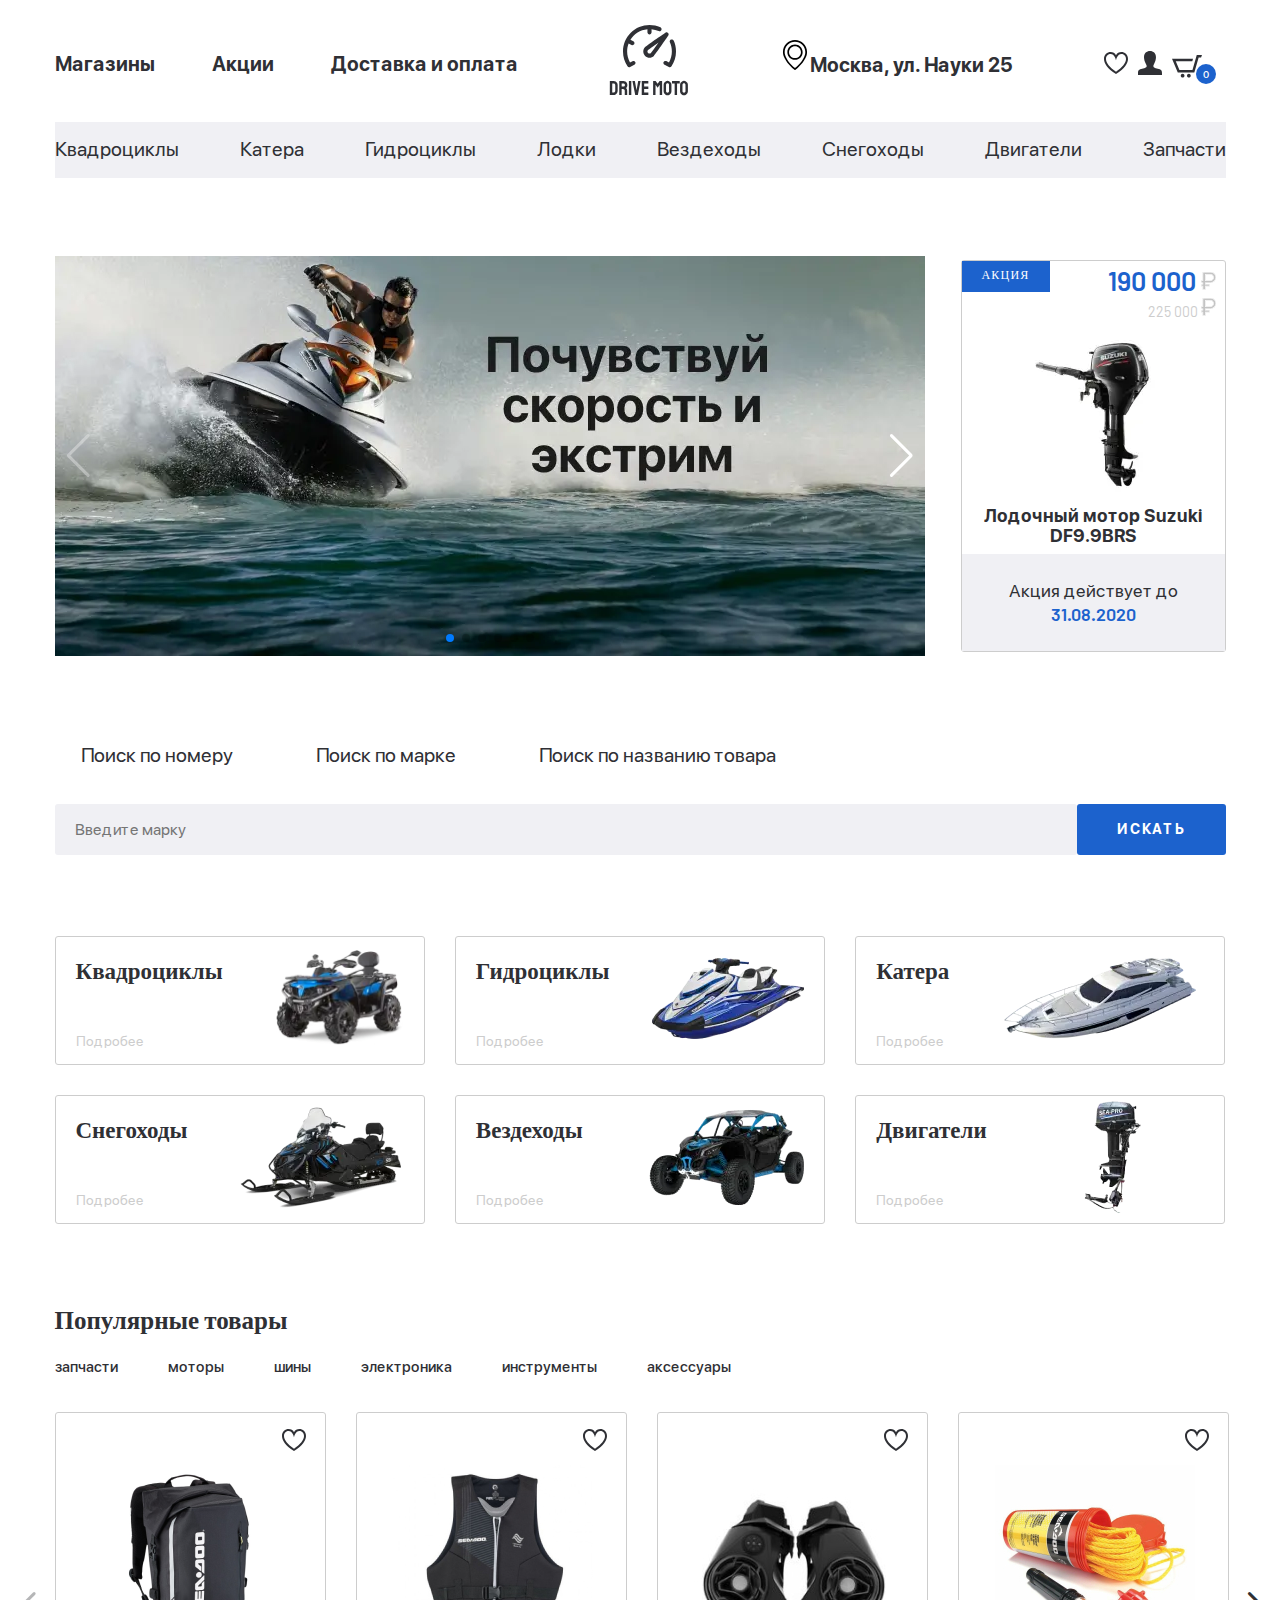
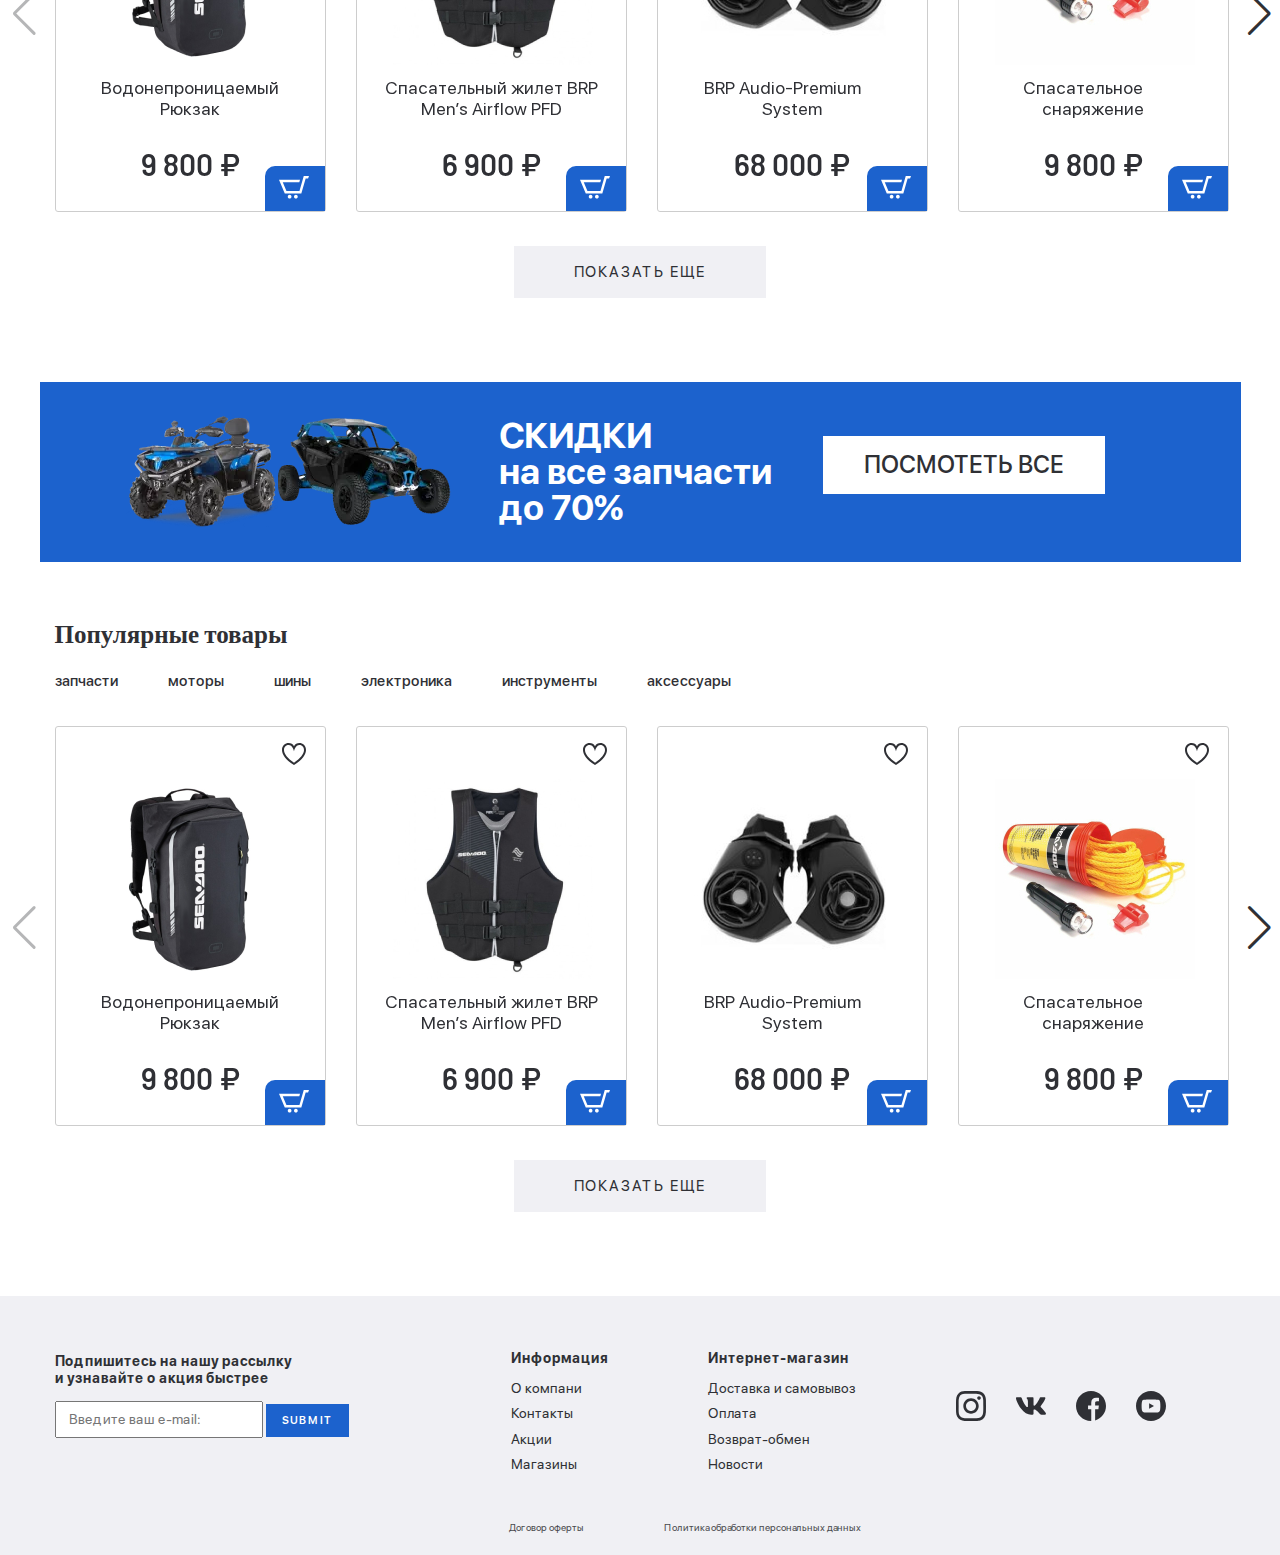
<file: index.html>
<!DOCTYPE html>
<html lang="ru" class="page">

<head>
  <meta charset="UTF-8">
  <meta name="viewport" content="width=device-width, initial-scale=1.0">
  <link rel="shortcut icon" href="favicon.ico" type="image/x-icon">
  <meta http-equiv="X-UA-Compatible" content="ie=edge">
  <meta name="theme-color" content="#111111">
  <title>MaxGraph New Site</title>
  <link rel="preload" href="fonts/SFProDisplayRegular.woff2" as="font" type="font/woff2" crossorigin>
  <link rel="preload" href="fonts/SFProDisplayMedium.woff2" as="font" type="font/woff2" crossorigin>
  <link rel="preload" href="fonts/SFProDisplaySemiBold.woff2" as="font" type="font/woff2" crossorigin>
  <link rel="preload" href="fonts/SFProDisplayBold.woff2" as="font" type="font/woff2" crossorigin>
  <link rel="stylesheet" href="css/vendor.css">
  <link rel="stylesheet" href="css/main.css">
  <script defer src="js/main.js"></script>
</head>

<body class="page__body">
  <div class="site-container">
    <header class="header">
  <div class="container header__container">
    <div class="header__top">
      <button class="burger" aria-label="Открыть меню">
                <span></span>
            </button>
      <nav class="nav header-nav header-nav--active nav__top" title="Главное меню">
        <ul class="header__top-list list-reset nav__list">
          <li class="nav__item"><a href="#" class="nav__link" data-scroll>Магазины</a></li>
          <li class="nav__item"><a href="#" class="nav__link" data-scroll>Акции</a></li>
          <li class="nav__item"><a href="#" class="nav__link" data-scroll>Доставка и оплата</a></li>
        </ul>
      </nav>
      <a href="index.html" class="logo header__logo">
        <img loading="lazy" src="img/logo.svg" class="image" width="80" height="76" alt="Логотип Drive Moto">
      </a>
      <div class="header__address address">
        <img class="address__img" loading="lazy" src="img/location.svg" class="image" width="30" height="30" alt="Иконка Локации">
        <p class="address__text">
          Москва, ул. Науки 25
        </p>
      </div>
      <div class="header__btns">
        <button class="favorite">
          <img loading="lazy" src="img/favorite.svg" class="image" width="24" height="22" alt="favorite icon">
        </button>
        <button class="profile">
          <img loading="lazy" src="img/profile.svg" class="image" width="24" height="24" alt="profile icon">
        </button>
        <div class="header__cart cart active">
          <div class="cart-main btn-reset">
            <img loading="lazy" src="img/cart.svg" class="image" width="30" height="22" alt="cart icon">
            <span class="cart__quantity">0</span>
          </div>
          <div class="cart-content">
            <ul class="cart-content__list list-reset" data-simplebar>
              <!-- <li class="cart-content__item">
                <article class="cart-content__product cart-product">
                  <img src="../img/sea doo gti 155 blue.png" alt="квадроцикл" class="cart-product__img">
                  <div class="cart-product__text">
                    <h4 class="cart-product__title">Гидроцикл BRP SeaDoo GTI 155hp SE&nbsp;Long Blue Metallic</h4>
                    <span class="cart-product__price">1&nbsp;100&nbsp;475&nbsp;₽</span>
                  </div>
                  <button class="cart-product__delete btn-reset"></button>
                </article>
              </li> -->
            </ul>
            <div class="cart-content__bottom">
              <div class="cart-content__fullprice fullprice">
                <span class="fullprice__title">Итого:</span>
                <span class="fullprice__price"></span>
              </div>
              <button class="cart-content__btn btn-reset">
                Перейти в корзину
              </button>
            </div>
          </div>
        </div>
      </div>
    </div>
    <div class="header__bottom">
      <nav class="nav header-nav header-nav--active nav__bottom" title="Второе меню">
        <ul class="header__bottom-list list-bottom nav__list list-reset">
          <li class="nav__item list-bottom__item"><a href="#" class="nav__link list-bottom__link">Квадроциклы</a></li>
          <li class="nav__item list-bottom__item"><a href="#" class="nav__link list-bottom__link">Катера</a></li>
          <li class="nav__item list-bottom__item"><a href="catalog.html" class="nav__link list-bottom__link">Гидроциклы</a></li>
          <li class="nav__item list-bottom__item"><a href="#" class="nav__link list-bottom__link">Лодки</a></li>
          <li class="nav__item list-bottom__item"><a href="#" class="nav__link list-bottom__link">Вездеходы</a></li>
          <li class="nav__item list-bottom__item"><a href="#" class="nav__link list-bottom__link">Снегоходы</a></li>
          <li class="nav__item list-bottom__item"><a href="#" class="nav__link list-bottom__link">Двигатели</a></li>
          <li class="nav__item list-bottom__item"><a href="#" class="nav__link list-bottom__link">Запчасти</a></li>
        </ul>
      </nav>
    </div>
  </div>
</header>

    <main class="main">
        <section class="hero">
  <div class="container hero__container">
    <div class="swiper swiper-hero mySwiper">
      <div class="swiper-wrapper">
        <div class="swiper-slide">
          <picture>
            <source srcset="img/slider-banner.webp" type="image/webp">
            <img loading="lazy" src="img/.slider-banner" class="image" width="" height="" alt="">
          </picture>
        </div>
        <div class="swiper-slide">
          <picture>
            <source srcset="img/slider-banner2.webp" type="image/webp">
            <img loading="lazy" src="img/.slider-banner2" class="image" width="" height="" alt="">
          </picture>
        </div>
        <div class="swiper-slide">
          <picture>
            <source srcset="img/slider-banner3.webp" type="image/webp">
            <img loading="lazy" src="img/.slider-banner3" class="image" width="" height="" alt="">
          </picture>
        </div>
        <div class="swiper-slide">
          <picture>
            <source srcset="img/slider-banner4.webp" type="image/webp">
            <img loading="lazy" src="img/.slider-banner4" class="image" width="" height="" alt="">
          </picture>
        </div>
        <div class="swiper-slide">
          <picture>
            <source srcset="img/slider-banner.webp" type="image/webp">
            <img loading="lazy" src="img/.slider-banner" class="image" width="" height="" alt="">
          </picture>
        </div>
        <div class="swiper-slide">
          <picture>
            <source srcset="img/slider-banner.webp" type="image/webp">
            <img loading="lazy" src="img/.slider-banner" class="image" width="" height="" alt="">
          </picture>
        </div>
      </div>
      <div class="swiper-button-next swiper-hero__next"></div>
      <div class="swiper-button-prev swiper-hero__prev"></div>
      <div class="swiper-pagination swiper-hero__pagination"></div>
    </div>
    <div class="hero__stock stock">
      <div class="stock__top">
        <small class="stock__text">
          акция
        </small>
        <div class="stock__price">
          <p class="stock__price-actual">
            190 000
            <img loading="lazy" src="img/рубль.svg" class="image" width="15" height="18" alt="знак рубля">
          </p>
          <p class="stock__price-crossed">
            225 000
            <img loading="lazy" src="img/рубль.svg" class="image" fill="" width="15" height="18" alt="знак рубля">
          </p>
        </div>
      </div>
      <div class="stock__img">
        <picture class="stock__picture">
          <source srcset="img/motor.webp" type="image/webp">
          <img loading="lazy" src="img/motor.jpg" class="image" width="125" height="176" alt="Лодочный мотор Suzuki DF9.9BRS">
        </picture>
        <p class="stock__name">
          Лодочный мотор Suzuki DF9.9BRS
        </p>
      </div>
      <div class="stock__bottom">
        <p class="stock__bottom-text">
          Акция действует до
        </p>
        <small class="stock__bottom-date">
          31.08.2020
        </small>
      </div>
    </div>
  </div>
</section>

        <section class="search">
  <div class="container search__container">
    <div class="search-top">
      <button class="search__link">Поиск по номеру</button>
      <button class="search__link">Поиск по марке</button>
      <button class="search__link">Поиск по названию товара</button>
    </div>
    <div class="search-bottom">
      <form action="/serach_page.php" class="search__form">
        <input type="text" placeholder="Введите марку" class="search__input">
        <button class="search__button" type="submit">искать</button>
      </form>
    </div>
  </div>
</section>

        <section class="categories">
  <div class="container categories__container">
    <div class="categories__item">
      <div class="categories__left">
        <h3 class="categories__title">
          Квадроциклы
        </h3>
        <a href="#" class="categories__link">Подробее</a>
      </div>
      <div class="categories__img">
        <picture>
          <source srcset="img/квадроцыкл.webp" type="image/webp">
          <img loading="lazy" src="img/квадроцыкл.png" class="image" width="130" height="100" alt="фотография квадроцыкла">
        </picture>
      </div>
    </div>
    <div class="categories__item">
      <div class="categories__left">
        <h3 class="categories__title">
          Гидроциклы
        </h3>
        <a href="#" class="categories__link">Подробее</a>
      </div>
      <div class="categories__img">
        <picture>
          <source srcset="img/Гидроцикл.webp" type="image/webp">
          <img loading="lazy" src="img/Гидроцикл.png" class="image" width="152" height="81" alt="фотография квадроцыкла">
        </picture>
      </div>
    </div>
    <div class="categories__item">
      <div class="categories__left">
        <h3 class="categories__title">
          Катера
        </h3>
        <a href="#" class="categories__link">Подробее</a>
      </div>
      <div class="categories__img">
        <picture>
          <source srcset="img/Катер.webp" type="image/webp">
          <img loading="lazy" src="img/Катер.png" class="image" width="207" height="101" alt="фотография квадроцыкла">
        </picture>
      </div>
    </div>
    <div class="categories__item">
      <div class="categories__left">
        <h3 class="categories__title">
          Снегоходы
        </h3>
        <a href="#" class="categories__link">Подробее</a>
      </div>
      <div class="categories__img">
        <picture>
          <source srcset="img/Снегоход.webp" type="image/webp">
          <img loading="lazy" src="img/Снегоход.png" class="image" width="165" height="105" alt="фотография Снегохода">
        </picture>
      </div>
    </div>
    <div class="categories__item">
      <div class="categories__left">
        <h3 class="categories__title">
          Вездеходы
        </h3>
        <a href="#" class="categories__link">Подробее</a>
      </div>
      <div class="categories__img">
        <picture>
          <source srcset="img/Вездеход.webp" type="image/webp">
          <img loading="lazy" src="img/Вездеход.png" class="image" width="157" height="101" alt="фотография Вездехода">
        </picture>
      </div>
    </div>
    <div class="categories__item">
      <div class="categories__left">
        <h3 class="categories__title">
          Двигатели
        </h3>
        <a href="#" class="categories__link">Подробее</a>
      </div>
      <div class="categories__img categories__img-last">
        <picture>
          <source srcset="img/Двигател.webp" type="image/webp">
          <img loading="lazy" src="img/Двигател.png" class="image" width="66" height="113" alt="фотография Двигательа">
        </picture>
      </div>
    </div>
  </div>
</section>

        <section class="popular">
  <div class="container popular__container">
    <div class="popular__top">
      <h2 class="popular__title">
        Популярные товары
      </h2>
      <ul class="popular__menu menu-popular list-reset">
        <li class="menu-popular__item">
          <a href="#" class="menu-popular__link">запчасти</a>
        </li>
        <li class="menu-popular__item">
          <a href="#" class="menu-popular__link">моторы</a>
        </li>
        <li class="menu-popular__item">
          <a href="#" class="menu-popular__link">шины</a>
        </li>
        <li class="menu-popular__item">
          <a href="#" class="menu-popular__link">электроника</a>
        </li>
        <li class="menu-popular__item">
          <a href="#" class="menu-popular__link">инструменты</a>
        </li>
        <li class="menu-popular__item">
          <a href="#" class="menu-popular__link">аксессуары </a>
        </li>
      </ul>
    </div>
  </div>
    <div class="popular__bottom">
      <div class="container-fluid">
        <div class="popular__container container">
          <div class="content-popular">
            <div class="swiper mySwiper popular-contnet">
              <div class="swiper-wrapper">
                <div class="swiper-slide swiper-slide__popular">
                  <article class="product">
                    <div class="popular__item item-popular">
                      <button class="favorite item-popular__favorite">
                        <img loading="lazy" src="img/favorite.svg" class="image" width="24" height="22" alt="favorite icon">
                      </button>
                      <img src="img/bagpack.png" alt="backpack" class="item-popular__img">
                      <h3 class="item-popular__title">
                        Водонепроницаемый Рюкзак
                      </h3>
                      <p class="item-popular__price">
                        9 800 ₽
                      </p>
                      <button class="item-popular__cart product__btn">
                        <img loading="lazy" src="img/cart-white.svg" class="image" width="30" height="22" alt="favorite icon">
                      </button>
                    </div>
                  </article>
                </div>
                <div class="swiper-slide swiper-slide__popular">
                  <article class="product">
                    <div class="popular__item item-popular">
                      <button class="favorite item-popular__favorite">
                        <img loading="lazy" src="img/favorite.svg" class="image" width="24" height="22" alt="favorite icon">
                      </button>
                      <img src="img/vest.jpg" alt="vest" class="item-popular__img">
                      <h3 class="item-popular__title">
                        Спасательный жилет BRP Men’s Airflow PFD
                      </h3>
                      <p class="item-popular__price">
                        6 900 ₽
                      </p>
                      <button class="item-popular__cart product__btn">
                        <img loading="lazy" src="img/cart-white.svg" class="image" width="30" height="22" alt="favorite icon">
                      </button>
                    </div>
                  </article>
                </div>
                <div class="swiper-slide swiper-slide__popular">
                  <article class="product">
                    <div class="popular__item item-popular">
                      <button class="favorite item-popular__favorite">
                        <img loading="lazy" src="img/favorite.svg" class="image" width="24" height="22" alt="favorite icon">
                      </button>
                      <img src="img/audio.jpg" alt="audio" class="item-popular__img">
                      <h3 class="item-popular__title">
                        BRP Audio-Premium      System
                      </h3>
                      <p class="item-popular__price">
                        68 000 ₽
                      </p>
                      <button class="item-popular__cart product__btn">
                        <img loading="lazy" src="img/cart-white.svg" class="image" width="30" height="22" alt="favorite icon">
                      </button>
                    </div>
                  </article>
                </div>
                <div class="swiper-slide swiper-slide__popular">
                  <article class="product">
                    <div class="popular__item item-popular">
                      <button class="favorite item-popular__favorite">
                        <img loading="lazy" src="img/favorite.svg" class="image" width="24" height="22" alt="favorite icon">
                      </button>
                      <img src="img/equip.jpg" alt="equip" class="item-popular__img">
                      <h3 class="item-popular__title">
                        Спасательное      снаряжение
                      </h3>
                      <p class="item-popular__price">
                        9 800 ₽
                      </p>
                      <button class="item-popular__cart product__btn">
                        <img loading="lazy" src="img/cart-white.svg" class="image" width="30" height="22" alt="favorite icon">
                      </button>
                    </div>
                  </article>
                </div>
                <div class="swiper-slide swiper-slide__popular">
                  <article class="product">
                    <div class="popular__item item-popular">
                      <button class="favorite item-popular__favorite">
                        <img loading="lazy" src="img/favorite.svg" class="image" width="24" height="22" alt="favorite icon">
                      </button>
                      <img src="img/bagpack.png" alt="backpack" class="item-popular__img">
                      <h3 class="item-popular__title">
                        Водонепроницаемый Рюкзак
                      </h3>
                      <p class="item-popular__price">
                        9 800 ₽
                      </p>
                      <button class="item-popular__cart product__btn">
                        <img loading="lazy" src="img/cart-white.svg" class="image" width="30" height="22" alt="favorite icon">
                      </button>
                    </div>
                  </article>
                </div>
                <div class="swiper-slide swiper-slide__popular">
                  <article class="product">
                    <div class="popular__item item-popular">
                      <button class="favorite item-popular__favorite">
                        <img loading="lazy" src="img/favorite.svg" class="image" width="24" height="22" alt="favorite icon">
                      </button>
                      <img src="img/bagpack.png" alt="backpack" class="item-popular__img">
                      <h3 class="item-popular__title">
                        Водонепроницаемый Рюкзак
                      </h3>
                      <p class="item-popular__price">
                        9 800 ₽
                      </p>
                      <button class="item-popular__cart product__btn">
                        <img loading="lazy" src="img/cart-white.svg" class="image" width="30" height="22" alt="favorite icon">
                      </button>
                    </div>
                  </article>
                </div>
                <div class="swiper-slide swiper-slide__popular">
                  <article class="product">
                    <div class="popular__item item-popular">
                      <button class="favorite item-popular__favorite">
                        <img loading="lazy" src="img/favorite.svg" class="image" width="24" height="22" alt="favorite icon">
                      </button>
                      <img src="img/bagpack.png" alt="backpack" class="item-popular__img">
                      <h3 class="item-popular__title">
                        Водонепроницаемый Рюкзак
                      </h3>
                      <p class="item-popular__price">
                        9 800 ₽
                      </p>
                      <button class="item-popular__cart product__btn">
                        <img loading="lazy" src="img/cart-white.svg" class="image" width="30" height="22" alt="favorite icon">
                      </button>
                    </div>
                  </article>
                </div>
                <div class="swiper-slide swiper-slide__popular">
                  <article class="product">
                    <div class="popular__item item-popular">
                      <button class="favorite item-popular__favorite">
                        <img loading="lazy" src="img/favorite.svg" class="image" width="24" height="22" alt="favorite icon">
                      </button>
                      <img src="img/bagpack.png" alt="backpack" class="item-popular__img">
                      <h3 class="item-popular__title">
                        Водонепроницаемый Рюкзак
                      </h3>
                      <p class="item-popular__price">
                        9 800 ₽
                      </p>
                      <button class="item-popular__cart product__btn">
                        <img loading="lazy" src="img/cart-white.svg" class="image" width="30" height="22" alt="favorite icon">
                      </button>
                    </div>
                  </article>
                </div>
              </div>
            </div>
            <div class="swiper-button-next popular-swiper__next"></div>
            <div class="swiper-button-prev popular-swiper__prev"></div>
          </div>
          <div class="popular__more">
            <button class="popular__more-btn">
              Показать еще
            </button>
          </div>
        </div>
      </div>
    </div>
</section>

        <section class="banner">
  <div class="container banner__container">
    <a href="#" class="banner__link">
      <div class="banner__ad ad-banner">
        <div class="ad-banner__img">
          <picture>
            <source srcset="img/banner.webp" type="image/webp">
            <img loading="lazy" src="img/banner" class="image" width="327" height="116" alt="Фотография квадроциклов">
          </picture>
        </div>
        <div class="ad-banner__content">
          <h3 class="ad-banner__text">
            СКИДКИ         на все запчасти до 70%
          </h3>
        </div>
        <div class="ad-banner__action">
          <button class="ad-banner__btn">
            ПОСМОТЕТЬ ВСЕ
          </button>
        </div>
      </div>
    </a>
  </div>
</section>

        <section class="popular">
  <div class="container popular__container">
    <div class="popular__top">
      <h2 class="popular__title">
        Популярные товары
      </h2>
      <ul class="popular__menu menu-popular list-reset">
        <li class="menu-popular__item">
          <a href="#" class="menu-popular__link">запчасти</a>
        </li>
        <li class="menu-popular__item">
          <a href="#" class="menu-popular__link">моторы</a>
        </li>
        <li class="menu-popular__item">
          <a href="#" class="menu-popular__link">шины</a>
        </li>
        <li class="menu-popular__item">
          <a href="#" class="menu-popular__link">электроника</a>
        </li>
        <li class="menu-popular__item">
          <a href="#" class="menu-popular__link">инструменты</a>
        </li>
        <li class="menu-popular__item">
          <a href="#" class="menu-popular__link">аксессуары </a>
        </li>
      </ul>
    </div>
  </div>
    <div class="popular__bottom">
      <div class="container-fluid">
        <div class="popular__container container">
          <div class="content-popular">
            <div class="swiper mySwiper popular-contnet">
              <div class="swiper-wrapper">
                <div class="swiper-slide swiper-slide__popular">
                  <article class="product">
                    <div class="popular__item item-popular">
                      <button class="favorite item-popular__favorite">
                        <img loading="lazy" src="img/favorite.svg" class="image" width="24" height="22" alt="favorite icon">
                      </button>
                      <img src="img/bagpack.png" alt="backpack" class="item-popular__img">
                      <h3 class="item-popular__title">
                        Водонепроницаемый Рюкзак
                      </h3>
                      <p class="item-popular__price">
                        9 800 ₽
                      </p>
                      <button class="item-popular__cart product__btn">
                        <img loading="lazy" src="img/cart-white.svg" class="image" width="30" height="22" alt="favorite icon">
                      </button>
                    </div>
                  </article>
                </div>
                <div class="swiper-slide swiper-slide__popular">
                  <article class="product">
                    <div class="popular__item item-popular">
                      <button class="favorite item-popular__favorite">
                        <img loading="lazy" src="img/favorite.svg" class="image" width="24" height="22" alt="favorite icon">
                      </button>
                      <img src="img/vest.jpg" alt="vest" class="item-popular__img">
                      <h3 class="item-popular__title">
                        Спасательный жилет BRP Men’s Airflow PFD
                      </h3>
                      <p class="item-popular__price">
                        6 900 ₽
                      </p>
                      <button class="item-popular__cart product__btn">
                        <img loading="lazy" src="img/cart-white.svg" class="image" width="30" height="22" alt="favorite icon">
                      </button>
                    </div>
                  </article>
                </div>
                <div class="swiper-slide swiper-slide__popular">
                  <article class="product">
                    <div class="popular__item item-popular">
                      <button class="favorite item-popular__favorite">
                        <img loading="lazy" src="img/favorite.svg" class="image" width="24" height="22" alt="favorite icon">
                      </button>
                      <img src="img/audio.jpg" alt="audio" class="item-popular__img">
                      <h3 class="item-popular__title">
                        BRP Audio-Premium      System
                      </h3>
                      <p class="item-popular__price">
                        68 000 ₽
                      </p>
                      <button class="item-popular__cart product__btn">
                        <img loading="lazy" src="img/cart-white.svg" class="image" width="30" height="22" alt="favorite icon">
                      </button>
                    </div>
                  </article>
                </div>
                <div class="swiper-slide swiper-slide__popular">
                  <article class="product">
                    <div class="popular__item item-popular">
                      <button class="favorite item-popular__favorite">
                        <img loading="lazy" src="img/favorite.svg" class="image" width="24" height="22" alt="favorite icon">
                      </button>
                      <img src="img/equip.jpg" alt="equip" class="item-popular__img">
                      <h3 class="item-popular__title">
                        Спасательное      снаряжение
                      </h3>
                      <p class="item-popular__price">
                        9 800 ₽
                      </p>
                      <button class="item-popular__cart product__btn">
                        <img loading="lazy" src="img/cart-white.svg" class="image" width="30" height="22" alt="favorite icon">
                      </button>
                    </div>
                  </article>
                </div>
                <div class="swiper-slide swiper-slide__popular">
                  <article class="product">
                    <div class="popular__item item-popular">
                      <button class="favorite item-popular__favorite">
                        <img loading="lazy" src="img/favorite.svg" class="image" width="24" height="22" alt="favorite icon">
                      </button>
                      <img src="img/bagpack.png" alt="backpack" class="item-popular__img">
                      <h3 class="item-popular__title">
                        Водонепроницаемый Рюкзак
                      </h3>
                      <p class="item-popular__price">
                        9 800 ₽
                      </p>
                      <button class="item-popular__cart product__btn">
                        <img loading="lazy" src="img/cart-white.svg" class="image" width="30" height="22" alt="favorite icon">
                      </button>
                    </div>
                  </article>
                </div>
                <div class="swiper-slide swiper-slide__popular">
                  <article class="product">
                    <div class="popular__item item-popular">
                      <button class="favorite item-popular__favorite">
                        <img loading="lazy" src="img/favorite.svg" class="image" width="24" height="22" alt="favorite icon">
                      </button>
                      <img src="img/bagpack.png" alt="backpack" class="item-popular__img">
                      <h3 class="item-popular__title">
                        Водонепроницаемый Рюкзак
                      </h3>
                      <p class="item-popular__price">
                        9 800 ₽
                      </p>
                      <button class="item-popular__cart product__btn">
                        <img loading="lazy" src="img/cart-white.svg" class="image" width="30" height="22" alt="favorite icon">
                      </button>
                    </div>
                  </article>
                </div>
                <div class="swiper-slide swiper-slide__popular">
                  <article class="product">
                    <div class="popular__item item-popular">
                      <button class="favorite item-popular__favorite">
                        <img loading="lazy" src="img/favorite.svg" class="image" width="24" height="22" alt="favorite icon">
                      </button>
                      <img src="img/bagpack.png" alt="backpack" class="item-popular__img">
                      <h3 class="item-popular__title">
                        Водонепроницаемый Рюкзак
                      </h3>
                      <p class="item-popular__price">
                        9 800 ₽
                      </p>
                      <button class="item-popular__cart product__btn">
                        <img loading="lazy" src="img/cart-white.svg" class="image" width="30" height="22" alt="favorite icon">
                      </button>
                    </div>
                  </article>
                </div>
                <div class="swiper-slide swiper-slide__popular">
                  <article class="product">
                    <div class="popular__item item-popular">
                      <button class="favorite item-popular__favorite">
                        <img loading="lazy" src="img/favorite.svg" class="image" width="24" height="22" alt="favorite icon">
                      </button>
                      <img src="img/bagpack.png" alt="backpack" class="item-popular__img">
                      <h3 class="item-popular__title">
                        Водонепроницаемый Рюкзак
                      </h3>
                      <p class="item-popular__price">
                        9 800 ₽
                      </p>
                      <button class="item-popular__cart product__btn">
                        <img loading="lazy" src="img/cart-white.svg" class="image" width="30" height="22" alt="favorite icon">
                      </button>
                    </div>
                  </article>
                </div>
              </div>
            </div>
            <div class="swiper-button-next popular-swiper__next"></div>
            <div class="swiper-button-prev popular-swiper__prev"></div>
          </div>
          <div class="popular__more">
            <button class="popular__more-btn">
              Показать еще
            </button>
          </div>
        </div>
      </div>
    </div>
</section>

    </main>
    <footer class="footer">
  <div class="container footer__container">
    <div class="footer__top">
      <div class="footer__form">
        <form action="#" class="form-footer">
          <h3 class="footer__text">
            Подпишитесь на нашу рассылку и узнавайте о акция быстрее
          </h3>
          <input type="email" class="form-footer__input" placeholder="Введите ваш e-mail:">
          <input type="submit" class="form-footer__submit">
        </form>
      </div>
      <div class="footer__links">
        <nav class="nav footer-nav" title="">
          <h2 class="footer-nav__title">
            Информация
          </h2>
          <ul class="nav__list list-reset">
            <li class="nav__item footer-nav__item"><a href="#" class="nav__link footer-nav__link">О компани</a></li>
            <li class="nav__item footer-nav__item"><a href="#" class="nav__link footer-nav__link">Контакты</a></li>
            <li class="nav__item footer-nav__item"><a href="#" class="nav__link footer-nav__link">Акции</a></li>
            <li class="nav__item footer-nav__item"><a href="#" class="nav__link footer-nav__link">Магазины</a></li>
          </ul>
        </nav>
        <nav class="nav footer-nav" title="">
          <h2 class="footer-nav__title">
            Интернет-магазин
          </h2>
          <ul class="nav__list list-reset">
            <li class="nav__item footer-nav__item"><a href="#" class="nav__link footer-nav__link">Доставка и самовывоз</a></li>
            <li class="nav__item footer-nav__item"><a href="#" class="nav__link footer-nav__link">Оплата</a></li>
            <li class="nav__item footer-nav__item"><a href="#" class="nav__link footer-nav__link">Возврат-обмен</a></li>
            <li class="nav__item footer-nav__item"><a href="#" class="nav__link footer-nav__link">Новости</a></li>
          </ul>
        </nav>
      </div>
      <div class="footer__social social">
        <nav class="nav social__menu" title="">
          <ul class="nav__list list-reset social__list">
            <li class="nav__item social__item"><a href="#" class="nav__link social__link">
              <img loading="lazy" src="img/instagram.svg" class="image" width="30" height="30" alt="Иконка Инстаграма">
            </a></li>
            <li class="nav__item social__item"><a href="#" class="nav__link social__link">
              <img loading="lazy" src="img/vk.svg" class="image" width="30" height="30" alt="Иконка Инстаграма">
            </a></li>
            <li class="nav__item social__item"><a href="#" class="nav__link social__link">
              <img loading="lazy" src="img/facebook.svg" class="image" width="30" height="30" alt="Иконка Инстаграма">
            </a></li>
            <li class="nav__item social__item"><a href="#" class="nav__link social__link">
              <img loading="lazy" src="img/youtube.svg" class="image" width="30" height="30" alt="Иконка Инстаграма">
            </a></li>
          </ul>
        </nav>
      </div>
    </div>
    <div class="footer__bottom">
      <small class="footer__bottom-text">Договор оферты</small>
      <small class="footer__bottom-text">Политика обработки персональных данных</small>
    </div>
  </div>
</footer>

  </div>
</body>

</html>
</file>
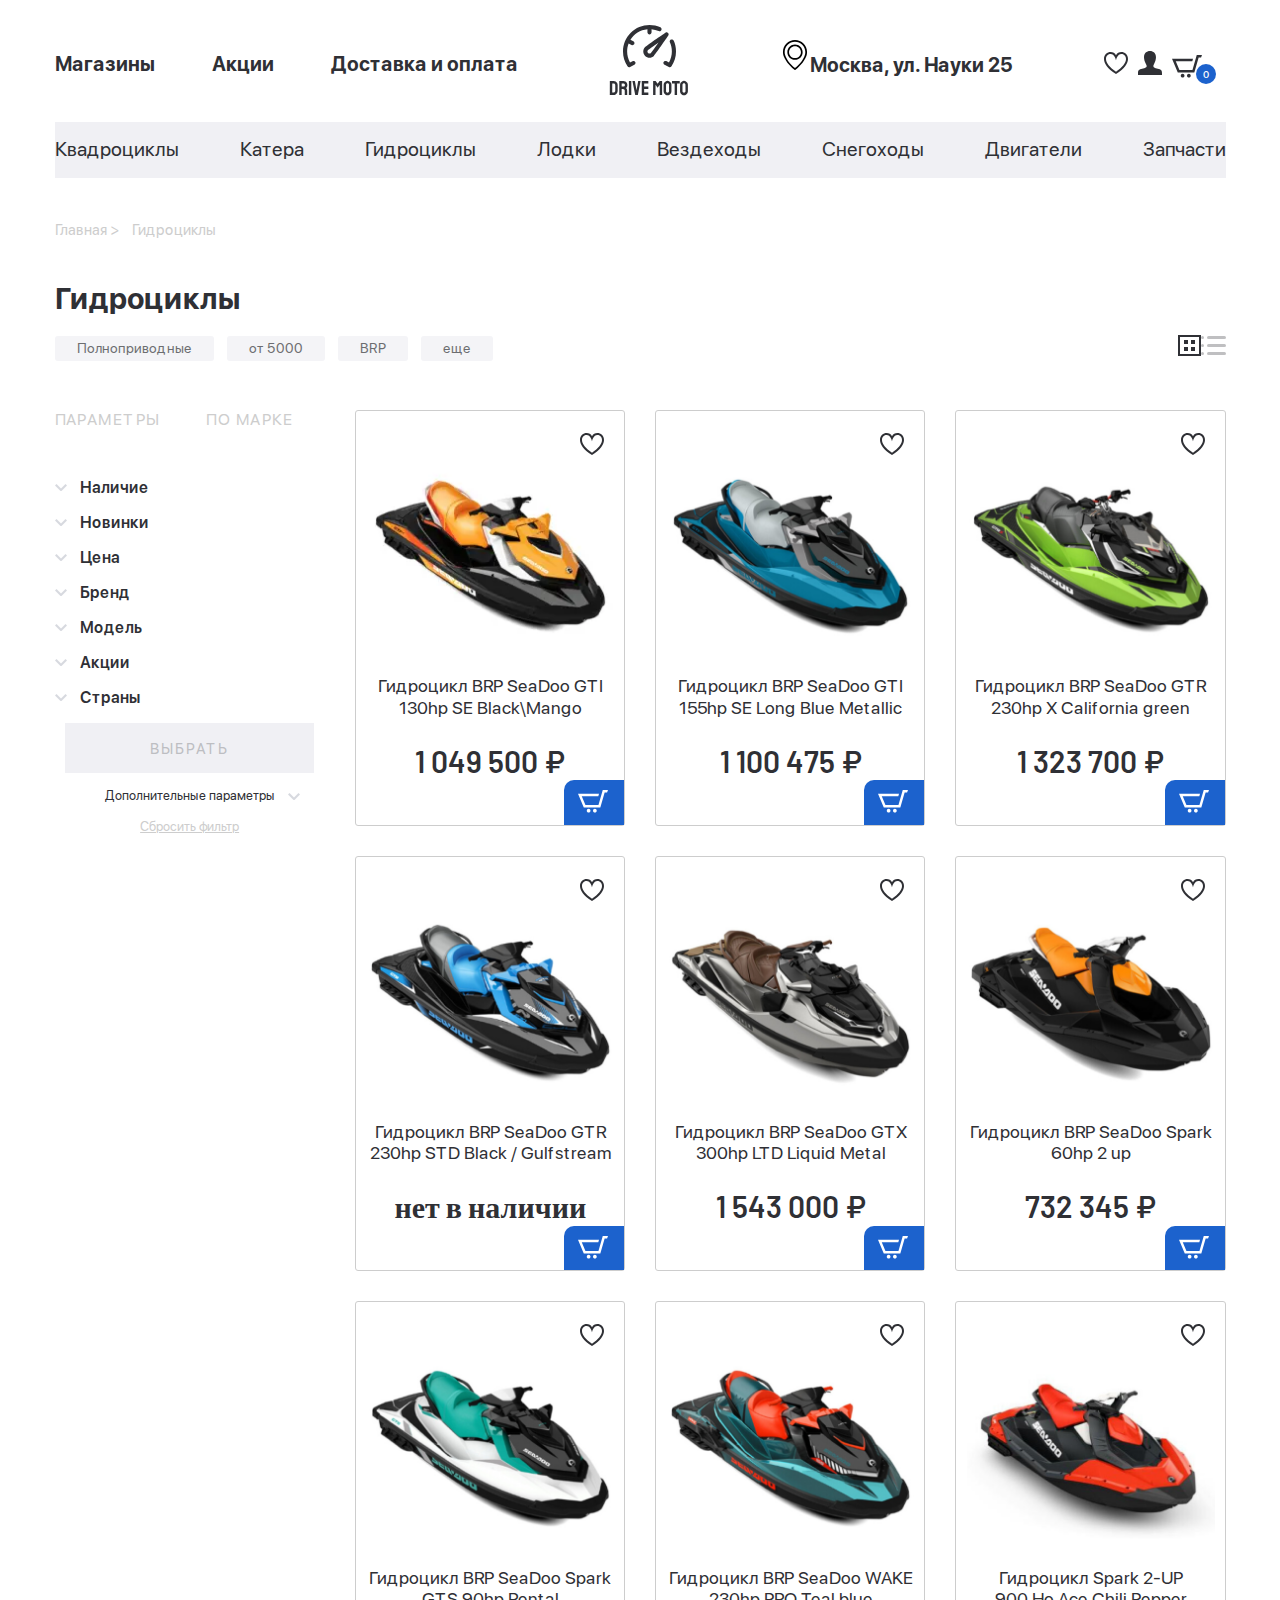
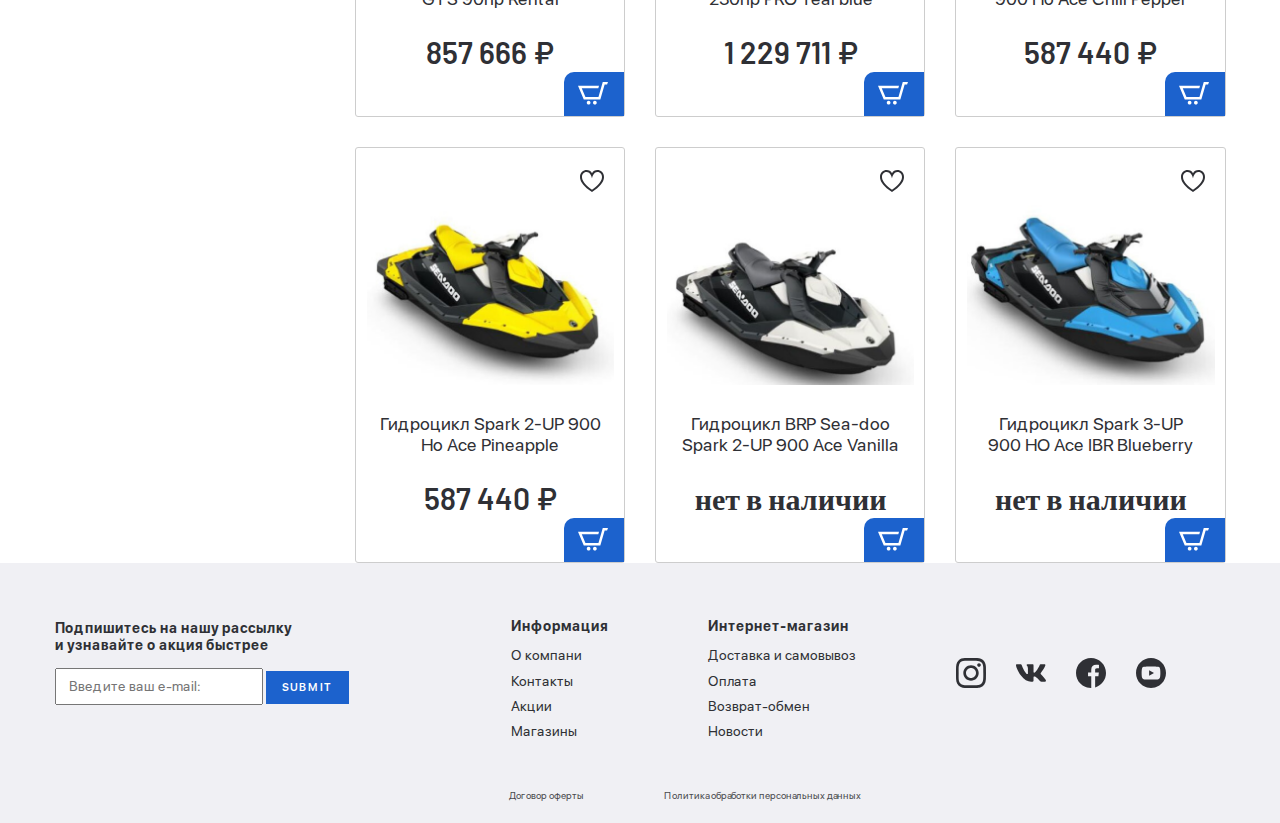
<file: catalog.html>
<!DOCTYPE html>
<html lang="ru" class="page">

<head>
  <meta charset="UTF-8">
  <meta name="viewport" content="width=device-width, initial-scale=1.0">
  <link rel="shortcut icon" href="favicon.ico" type="image/x-icon">
  <meta http-equiv="X-UA-Compatible" content="ie=edge">
  <meta name="theme-color" content="#111111">
  <title>MaxGraph New Site</title>
  <link rel="preload" href="fonts/SFProDisplayRegular.woff2" as="font" type="font/woff2" crossorigin>
  <link rel="preload" href="fonts/SFProDisplayMedium.woff2" as="font" type="font/woff2" crossorigin>
  <link rel="preload" href="fonts/SFProDisplaySemiBold.woff2" as="font" type="font/woff2" crossorigin>
  <link rel="preload" href="fonts/SFProDisplayBold.woff2" as="font" type="font/woff2" crossorigin>
  <link rel="stylesheet" href="css/vendor.css">
  <link rel="stylesheet" href="css/main.css">
  <script defer src="js/main.js"></script>
</head>

<body class="page__body">
  <div class="site-container">
    <header class="header">
  <div class="container header__container">
    <div class="header__top">
      <button class="burger" aria-label="Открыть меню">
                <span></span>
            </button>
      <nav class="nav header-nav header-nav--active nav__top" title="Главное меню">
        <ul class="header__top-list list-reset nav__list">
          <li class="nav__item"><a href="#" class="nav__link" data-scroll>Магазины</a></li>
          <li class="nav__item"><a href="#" class="nav__link" data-scroll>Акции</a></li>
          <li class="nav__item"><a href="#" class="nav__link" data-scroll>Доставка и оплата</a></li>
        </ul>
      </nav>
      <a href="index.html" class="logo header__logo">
        <img loading="lazy" src="img/logo.svg" class="image" width="80" height="76" alt="Логотип Drive Moto">
      </a>
      <div class="header__address address">
        <img class="address__img" loading="lazy" src="img/location.svg" class="image" width="30" height="30" alt="Иконка Локации">
        <p class="address__text">
          Москва, ул. Науки 25
        </p>
      </div>
      <div class="header__btns">
        <button class="favorite">
          <img loading="lazy" src="img/favorite.svg" class="image" width="24" height="22" alt="favorite icon">
        </button>
        <button class="profile">
          <img loading="lazy" src="img/profile.svg" class="image" width="24" height="24" alt="profile icon">
        </button>
        <div class="header__cart cart active">
          <div class="cart-main btn-reset">
            <img loading="lazy" src="img/cart.svg" class="image" width="30" height="22" alt="cart icon">
            <span class="cart__quantity">0</span>
          </div>
          <div class="cart-content">
            <ul class="cart-content__list list-reset" data-simplebar>
              <!-- <li class="cart-content__item">
                <article class="cart-content__product cart-product">
                  <img src="../img/sea doo gti 155 blue.png" alt="квадроцикл" class="cart-product__img">
                  <div class="cart-product__text">
                    <h4 class="cart-product__title">Гидроцикл BRP SeaDoo GTI 155hp SE&nbsp;Long Blue Metallic</h4>
                    <span class="cart-product__price">1&nbsp;100&nbsp;475&nbsp;₽</span>
                  </div>
                  <button class="cart-product__delete btn-reset"></button>
                </article>
              </li> -->
            </ul>
            <div class="cart-content__bottom">
              <div class="cart-content__fullprice fullprice">
                <span class="fullprice__title">Итого:</span>
                <span class="fullprice__price"></span>
              </div>
              <button class="cart-content__btn btn-reset">
                Перейти в корзину
              </button>
            </div>
          </div>
        </div>
      </div>
    </div>
    <div class="header__bottom">
      <nav class="nav header-nav header-nav--active nav__bottom" title="Второе меню">
        <ul class="header__bottom-list list-bottom nav__list list-reset">
          <li class="nav__item list-bottom__item"><a href="#" class="nav__link list-bottom__link">Квадроциклы</a></li>
          <li class="nav__item list-bottom__item"><a href="#" class="nav__link list-bottom__link">Катера</a></li>
          <li class="nav__item list-bottom__item"><a href="catalog.html" class="nav__link list-bottom__link">Гидроциклы</a></li>
          <li class="nav__item list-bottom__item"><a href="#" class="nav__link list-bottom__link">Лодки</a></li>
          <li class="nav__item list-bottom__item"><a href="#" class="nav__link list-bottom__link">Вездеходы</a></li>
          <li class="nav__item list-bottom__item"><a href="#" class="nav__link list-bottom__link">Снегоходы</a></li>
          <li class="nav__item list-bottom__item"><a href="#" class="nav__link list-bottom__link">Двигатели</a></li>
          <li class="nav__item list-bottom__item"><a href="#" class="nav__link list-bottom__link">Запчасти</a></li>
        </ul>
      </nav>
    </div>
  </div>
</header>

    <main class="main">
      <section class="main-catalog">
        <section class="main-catalog">
  <div class="container">
    <div class="breadcrumbs">
      <ul class="list-reset breadcrumbs__list">
        <li class="breadcrumbs__item">
          <a href="#" class="breadcrumbs__link">Главная</a>
        </li>
        <li class="breadcrumbs__item">
          <a href="#" class="breadcrumbs__link">Гидроциклы</a>
        </li>
      </ul>
    </div>
  </div>
</section>

        <div class="catalog__header header-catalog container">
  <h2 class="header-catalog__title">
    Гидроциклы
  </h2>
  <div class="header-catalog__bottom">
    <div class="header-catalog__btns">
      <button class="header-catalog__btn btn-reset">Полноприводные</button>
      <button class="header-catalog__btn btn-reset">от 5000</button>
      <button class="header-catalog__btn btn-reset">BRP</button>
      <button class="header-catalog__btn btn-reset">еще</button>
    </div>
    <div class="header-catalog__more more-catalog">

      <button class="btn-reset more-catalog__icon1 more-catalog__icon">
        <img loading="lazy" src="img/icon1.svg" class="image" width="23" height="21" alt="иконка каталога">
      </button>
      <button class="btn-reset more-catalog__icon2 more-catalog__icon">
        <img loading="lazy" src="img/icon2.svg" class="image" width="25" height="19" alt="иконка каталога">
      </button>
    </div>
  </div>
</div>

        <section class="catalog-content">
  <div class="container catalog__container">
    <div class="catalog-filter filter">
      <div class="filter-switch">
        <button class="btn-reset filter__btn">параметры</button>
        <button class="btn-reset filter__btn">по марке</button>
      </div>
      <div class="catalog-filter-opt">
        <div class="catalog-filter__top">
          <div class="catalog-filter__caption">
            <h3 class="catalog-filter__title">Наличие</h3>
          </div>
        </div>
        <div class="catalog-filter__bottom catalog-filter__bottom">
          <ul class="catalog-filter__items list-reset">
            <li class="catalog-filter__item stock-item">
              <label class="custom-checkbox">
                <input type="checkbox" class="custom-checkbox__input visually-hidden">
                <span class="custom-checkbox__text">В наличие</span>
              </label>
            </li>
            <li class="catalog-filter__item stock-item">
              <label class="custom-checkbox">
                <input type="checkbox" class="custom-checkbox__input visually-hidden">
                <span class="custom-checkbox__text">Под заказ</span>
              </label>
            </li>
          </ul>
        </div>
      </div>
      <div class="catalog-filter-opt">
        <div class="catalog-filter__top">
          <div class="catalog-filter__caption">
            <h3 class="catalog-filter__title">Новинки</h3>
          </div>
        </div>
        <div class="catalog-filter__bottom catalog-filter__bottom">
          <ul class="catalog-filter__items list-reset">
            <li class="catalog-filter__item stock-item">
              <label class="custom-checkbox">
                <input type="checkbox" class="custom-checkbox__input visually-hidden">
                <span class="custom-checkbox__text">Все</span>
              </label>
            </li>
            <li class="catalog-filter__item stock-item">
              <label class="custom-checkbox">
                <input type="checkbox" class="custom-checkbox__input visually-hidden">
                <span class="custom-checkbox__text">Новинки</span>
              </label>
            </li>
            <li class="catalog-filter__item stock-item">
              <label class="custom-checkbox">
                <input type="checkbox" class="custom-checkbox__input visually-hidden">
                <span class="custom-checkbox__text">Акции</span>
              </label>
            </li>
          </ul>
        </div>
      </div>
      <div class="catalog-filter-opt">
        <div class="catalog-filter__top">
          <div class="catalog-filter__caption">
            <h3 class="catalog-filter__title">Цена</h3>
          </div>
        </div>
        <div class="catalog-filter__bottom catalog-filter__bottom">
          <div class="filters__item filters-price">
            <div class="range-slider">
              <input class="range-slider__input" type="range" id="fader" min="100000" max="500000" value="0" step="1">
            </div>
            <div class="filters-price__inputs">
              <label class="filters-price__label">
                <span class="filters-price__text">от</span>
                <input type="number" min="100000" max="500000" placeholder="100 000" class="filters-price__input" id="input-0">
              </label>
              <label class="filters-price__label">
                <span class="filters-price__text">до</span>
                <input type="number" min="100000" max="500000" placeholder="500 000" class="filters-price__input" id="input-1">
              </label>
            </div>
          </div>
          <div class="catalog-characteristics characteristics">
            <ul class="characteristics__list list-reset">
              <li class="characteristics__item">
                <h4 class="characteristics__text">
                  Мощность, л. с.
                </h4>
                <ul class="dropdown-menu list-reset">
                  <li class="dropdown-item">
                    <div class="dropdown-btns">
                      <button class="dropdown-btn btn-reset">90</button>
                    </div>
                    <div class="dropdown">
                      <ul class="dropdown-list list-reset">
                        <li class="dropdown__list-item">
                          <button class="dropdown__link btn-reset">90</button>
                        </li>
                        <li class="dropdown__list-item">
                          <button class="dropdown__link btn-reset">130</button>
                        </li>
                        <li class="dropdown__list-item">
                          <button class="dropdown__link btn-reset">154</button>
                        </li>
                        <li class="dropdown__list-item">
                          <button class="dropdown__link btn-reset">230</button>
                        </li>
                        <li class="dropdown__list-item">
                          <button class="dropdown__link btn-reset">300</button>
                        </li>
                      </ul>
                    </div>
                  </li>
                </ul>
              </li>
              <li class="characteristics__item">
                <h4 class="characteristics__text">
                  Мощность двигателя, л. с.
                </h4>
                <ul class="dropdown-menu list-reset">
                  <li class="dropdown-item">
                    <div class="dropdown-btns">
                      <button class="dropdown-btn btn-reset">90</button>
                    </div>
                    <div class="dropdown">
                      <ul class="dropdown-list list-reset">
                        <li class="dropdown__list-item">
                          <button class="dropdown__link btn-reset">90</button>
                        </li>
                        <li class="dropdown__list-item">
                          <button class="dropdown__link btn-reset">130</button>
                        </li>
                        <li class="dropdown__list-item">
                          <button class="dropdown__link btn-reset">154</button>
                        </li>
                        <li class="dropdown__list-item">
                          <button class="dropdown__link btn-reset">230</button>
                        </li>
                        <li class="dropdown__list-item">
                          <button class="dropdown__link btn-reset">300</button>
                        </li>
                      </ul>
                    </div>
                  </li>
                </ul>
              </li>
              <li class="characteristics__item">
                <h4 class="characteristics__text">
                  Макс. скорость
                </h4>
                <ul class="dropdown-menu list-reset">
                  <li class="dropdown-item">
                    <div class="dropdown-btns">
                      <button class="dropdown-btn btn-reset">90</button>
                    </div>
                    <div class="dropdown">
                      <ul class="dropdown-list list-reset">
                        <li class="dropdown__list-item">
                          <button class="dropdown__link btn-reset">90</button>
                        </li>
                        <li class="dropdown__list-item">
                          <button class="dropdown__link btn-reset">130</button>
                        </li>
                        <li class="dropdown__list-item">
                          <button class="dropdown__link btn-reset">154</button>
                        </li>
                        <li class="dropdown__list-item">
                          <button class="dropdown__link btn-reset">230</button>
                        </li>
                        <li class="dropdown__list-item">
                          <button class="dropdown__link btn-reset">300</button>
                        </li>
                      </ul>
                    </div>
                  </li>
                </ul>
              </li>
            </ul>
          </div>
        </div>
      </div>
      <div class="catalog-filter-opt">
        <div class="catalog-filter__top">
          <div class="catalog-filter__caption">
            <h3 class="catalog-filter__title">Бренд</h3>
          </div>
        </div>
        <div class="catalog-filter__bottom catalog-filter__bottom">
          <ul class="catalog-filter__items brand-items list-reset">
            <li class="catalog-filter__item brand-item">
              <label class="custom-checkbox">
                <input type="checkbox" class="custom-checkbox__input visually-hidden">
                <span class="custom-checkbox__text">BRP</span>
              </label>
            </li>
            <li class="catalog-filter__item brand-item">
              <label class="custom-checkbox">
                <input type="checkbox" class="custom-checkbox__input visually-hidden">
                <span class="custom-checkbox__text">Spark 2</span>
              </label>
            </li>
            <li class="catalog-filter__item brand-item">
              <label class="custom-checkbox">
                <input type="checkbox" class="custom-checkbox__input visually-hidden">
                <span class="custom-checkbox__text">Spark 3 </span>
              </label>
            </li>
          </ul>
          <button class="btn-reset show-more__btn">
            Показать еще
          </button>
        </div>
      </div>
      <div class="catalog-filter-opt">
        <div class="catalog-filter__top">
          <div class="catalog-filter__caption">
            <h3 class="catalog-filter__title">Модель</h3>
          </div>
        </div>
        <div class="catalog-filter__bottom catalog-filter__bottom">
          <input type="intput" class="model-input" placeholder="Введите модель">
          <ul class="catalog-filter__items brand-items list-reset">
            <li class="catalog-filter__item model-item">
              <label class="custom-checkbox">
                <input type="checkbox" class="custom-checkbox__input visually-hidden">
                <span class="custom-checkbox__text">Sea-doo Spark 2</span>
              </label>
            </li>
            <li class="catalog-filter__item model-item">
              <label class="custom-checkbox">
                <input type="checkbox" class="custom-checkbox__input visually-hidden">
                <span class="custom-checkbox__text">SeaDoo Spark 90</span>
              </label>
            </li>
            <li class="catalog-filter__item model-item">
              <label class="custom-checkbox">
                <input type="checkbox" class="custom-checkbox__input visually-hidden">
                <span class="custom-checkbox__text">SeaDoo GTI 155</span>
              </label>
            </li>
            <li class="catalog-filter__item model-item">
              <label class="custom-checkbox">
                <input type="checkbox" class="custom-checkbox__input visually-hidden">
                <span class="custom-checkbox__text">SeaDoo GTR 230</span>
              </label>
            </li>
          </ul>
          <button class="btn-reset show-more__btn">
            Показать еще
          </button>
        </div>
      </div>
      <div class="catalog-filter-opt">
        <div class="catalog-filter__top">
          <div class="catalog-filter__caption">
            <h3 class="catalog-filter__title">Акции</h3>
          </div>
        </div>
        <div class="catalog-filter__bottom catalog-filter__bottom">
          <ul class="stock__menu list-reset">
            <li class="stock__item">
              <button class="stock-btn stock-btn--accent btn-reset">SALE</button>
            </li>
            <li class="stock__item">
              <button class="stock-btn btn-reset">NEW</button>
            </li>
            <li class="stock__item">
              <button class="stock-btn btn-reset">HIT</button>
            </li>
            <li class="stock__item">
              <button class="stock-btn stock-btn--dark btn-reset">ДИЛЕР</button>
            </li>
          </ul>
        </div>
      </div>
      <div class="catalog-filter-opt">
        <div class="catalog-filter__top">
          <div class="catalog-filter__caption">
            <h3 class="catalog-filter__title">Страны</h3>
          </div>
        </div>
        <div class="catalog-filter__bottom catalog-filter__bottom">
          <ul class="catalog-filter__items brand-items list-reset">
            <li class="catalog-filter__item model-item">
              <label class="custom-checkbox">
                <input type="checkbox" class="custom-checkbox__input visually-hidden">
                <span class="custom-checkbox__text">Россия</span>
              </label>
            </li>
            <li class="catalog-filter__item model-item">
              <label class="custom-checkbox">
                <input type="checkbox" class="custom-checkbox__input visually-hidden">
                <span class="custom-checkbox__text">Германия</span>
              </label>
            </li>
            <li class="catalog-filter__item model-item">
              <label class="custom-checkbox">
                <input type="checkbox" class="custom-checkbox__input visually-hidden">
                <span class="custom-checkbox__text">Китай</span>
              </label>
            </li>
            <li class="catalog-filter__item model-item">
              <label class="custom-checkbox">
                <input type="checkbox" class="custom-checkbox__input visually-hidden">
                <span class="custom-checkbox__text">США</span>
              </label>
            </li>
          </ul>
          <button class="btn-reset show-more__btn">
            Показать еще
          </button>
        </div>
      </div>
      <div class="catalog-bottom">
        <button class="btn more-btn btn-reset">
          ВЫБРАТЬ
        </button>
        <button class="btn-reset catalog-bottom__btn">
          Дополнительные параметры
        </button>
        <button class="btn-reset catalog-bottom__drop">
          Сбросить фильтр
        </button>
      </div>
    </div>
    <div class="catalog-grid grid-product">
      <div class="grid-product__item">
        <a href="product.html" class="grid-product__link">
          <div class="grid-product__card">
            <button class="favorite grid-product__favorite">
              <img loading="lazy" src="img/favorite.svg" class="image" width="24" height="22" alt="favorite icon">
            </button>
            <div class="grid-product__img">
              <picture class="grid-product__picture">
                <source srcset="img/blackmango-orange.webp" type="image/webp">
                <img loading="lazy" src="img/blackmango-orange.png" class="image" width="250" height="190" alt="blackmango-orange">
              </picture>
            </div>
            <div class="grid-product__text">
              <h4 class="grid-product__title">
                Гидроцикл BRP SeaDoo GTI 130hp SE Black\Mango
              </h4>
              <p class="grid-product__price">
                1 049 500 ₽
              </p>
            </div>
            <button class="grid-product__cart product__btn">
              <img loading="lazy" src="img/cart-white.svg" class="image" width="30" height="22" alt="cart icon">
            </button>
          </div>
        </a>
      </div>
      <div class="grid-product__item">
        <a href="product.html" class="grid-product__link">
          <div class="grid-product__card">
            <button class="favorite grid-product__favorite">
              <img loading="lazy" src="img/favorite.svg" class="image" width="24" height="22" alt="favorite icon">
            </button>
            <div class="grid-product__img">
              <picture class="grid-product__picture">
                <source srcset="img/sea doo gti 155 blue.webp" type="image/webp">
                <img loading="lazy" src="img/sea doo gti 155 blue.png" class="image" width="250" height="190" alt="sea doo gti 155 blue">
              </picture>
            </div>
            <div class="grid-product__text">
              <h4 class="grid-product__title">
                Гидроцикл BRP SeaDoo GTI 155hp SE Long Blue Metallic
              </h4>
              <p class="grid-product__price">
                1 100 475 ₽
              </p>
            </div>
            <button class="grid-product__cart product__btn">
              <img loading="lazy" src="img/cart-white.svg" class="image" width="30" height="22" alt="cart icon">
            </button>
          </div>
        </a>
      </div>
      <div class="grid-product__item">
        <a href="product.html" class="grid-product__link">
          <div class="grid-product__card">
            <button class="favorite grid-product__favorite">
              <img loading="lazy" src="img/favorite.svg" class="image" width="24" height="22" alt="favorite icon">
            </button>
            <div class="grid-product__img">
              <picture class="grid-product__picture">
                <source srcset="img/sea doo gtr 230 california green.webp" type="image/webp">
                <img loading="lazy" src="img/sea doo gtr 230 california green.png" class="image" width="250" height="190" alt="sea doo gtr 230 california green">
              </picture>
            </div>
            <div class="grid-product__text">
              <h4 class="grid-product__title">
                Гидроцикл BRP SeaDoo GTR 230hp X California green
              </h4>
              <p class="grid-product__price">
                1 323 700 ₽
              </p>
            </div>
            <button class="grid-product__cart product__btn">
              <img loading="lazy" src="img/cart-white.svg" class="image" width="30" height="22" alt="cart icon">
            </button>
          </div>
        </a>
      </div>
      <div class="grid-product__item">
        <a href="product.html" class="grid-product__link">
          <div class="grid-product__card">
            <button class="favorite grid-product__favorite">
              <img loading="lazy" src="img/favorite.svg" class="image" width="24" height="22" alt="favorite icon">
            </button>
            <div class="grid-product__img">
              <picture class="grid-product__picture">
                <source srcset="img/sea doo gtr 230 blue black.webp" type="image/webp">
                <img loading="lazy" src="img/sea doo gtr 230 blue black.png" class="image" width="250" height="190" alt="sea doo gtr 230 blue black">
              </picture>
            </div>
            <div class="grid-product__text">
              <h4 class="grid-product__title">
                Гидроцикл BRP SeaDoo GTR 230hp STD Black / Gulfstream
              </h4>
              <p class="grid-product__price">
                нет в наличии
              </p>
            </div>
            <button class="grid-product__cart product__btn">
              <img loading="lazy" src="img/cart-white.svg" class="image" width="30" height="22" alt="cart icon">
            </button>
          </div>
        </a>
      </div>
      <div class="grid-product__item">
        <a href="product.html" class="grid-product__link">
          <div class="grid-product__card">
            <button class="favorite grid-product__favorite">
              <img loading="lazy" src="img/favorite.svg" class="image" width="24" height="22" alt="favorite icon">
            </button>
            <div class="grid-product__img">
              <picture class="grid-product__picture">
                <source srcset="img/sea doo gtx 300 liquid metal.webp" type="image/webp">
                <img loading="lazy" src="img/sea doo gtx 300 liquid metal.png" class="image" width="250" height="190" alt="sea doo gtx 300 liquid metal">
              </picture>
            </div>
            <div class="grid-product__text">
              <h4 class="grid-product__title">
                Гидроцикл BRP SeaDoo GTX 300hp LTD Liquid Metal
              </h4>
              <p class="grid-product__price">
                1 543 000 ₽
              </p>
            </div>
            <button class="grid-product__cart product__btn">
              <img loading="lazy" src="img/cart-white.svg" class="image" width="30" height="22" alt="cart icon">
            </button>
          </div>
        </a>
      </div>
      <div class="grid-product__item">
        <a href="product.html" class="grid-product__link">
          <div class="grid-product__card">
            <button class="favorite grid-product__favorite">
              <img loading="lazy" src="img/favorite.svg" class="image" width="24" height="22" alt="favorite icon">
            </button>
            <div class="grid-product__img">
              <picture class="grid-product__picture">
                <source srcset="img/sea doo spark 60.webp" type="image/webp">
                <img loading="lazy" src="img/sea doo spark 60.png" class="image" width="250" height="190" alt="sea doo spark 60">
              </picture>
            </div>
            <div class="grid-product__text">
              <h4 class="grid-product__title">
                Гидроцикл BRP SeaDoo Spark 60hp 2 up
              </h4>
              <p class="grid-product__price">
                732 345 ₽
              </p>
            </div>
            <button class="grid-product__cart product__btn">
              <img loading="lazy" src="img/cart-white.svg" class="image" width="30" height="22" alt="cart icon">
            </button>
          </div>
        </a>
      </div>
      <div class="grid-product__item">
        <a href="product.html" class="grid-product__link">
          <div class="grid-product__card">
            <button class="favorite grid-product__favorite">
              <img loading="lazy" src="img/favorite.svg" class="image" width="24" height="22" alt="favorite icon">
            </button>
            <div class="grid-product__img">
              <picture class="grid-product__picture">
                <source srcset="img/sea doo spark gts 90.webp" type="image/webp">
                <img loading="lazy" src="img/sea doo spark gts 90.png" class="image" width="250" height="190" alt="sea doo spark gts 90">
              </picture>
            </div>
            <div class="grid-product__text">
              <h4 class="grid-product__title">
                Гидроцикл BRP SeaDoo Spark GTS 90hp Rental
              </h4>
              <p class="grid-product__price">
                857 666 ₽
              </p>
            </div>
            <button class="grid-product__cart product__btn">
              <img loading="lazy" src="img/cart-white.svg" class="image" width="30" height="22" alt="cart icon">
            </button>
          </div>
        </a>
      </div>
      <div class="grid-product__item">
        <a href="product.html" class="grid-product__link">
          <div class="grid-product__card">
            <button class="favorite grid-product__favorite">
              <img loading="lazy" src="img/favorite.svg" class="image" width="24" height="22" alt="favorite icon">
            </button>
            <div class="grid-product__img">
              <picture class="grid-product__picture">
                <source srcset="img/sea doo wake 230 teal blue.webp" type="image/webp">
                <img loading="lazy" src="img/sea doo wake 230 teal blue.png" class="image" width="250" height="190" alt="sea doo wake 230 teal blue">
              </picture>
            </div>
            <div class="grid-product__text">
              <h4 class="grid-product__title">
                Гидроцикл BRP SeaDoo WAKE 230hp PRO Teal blue
              </h4>
              <p class="grid-product__price">
                1 229 711 ₽
              </p>
            </div>
            <button class="grid-product__cart product__btn">
              <img loading="lazy" src="img/cart-white.svg" class="image" width="30" height="22" alt="cart icon">
            </button>
          </div>
        </a>
      </div>
      <div class="grid-product__item">
        <a href="product.html" class="grid-product__link">
          <div class="grid-product__card">
            <button class="favorite grid-product__favorite">
              <img loading="lazy" src="img/favorite.svg" class="image" width="24" height="22" alt="favorite icon">
            </button>
            <div class="grid-product__img">
              <picture class="grid-product__picture">
                <source srcset="img/spark 2 900 chili pepper.webp" type="image/webp">
                <img loading="lazy" src="img/spark 2 900 chili pepper.png" class="image" width="250" height="190" alt="spark 2 900 chili pepper">
              </picture>
            </div>
            <div class="grid-product__text">
              <h4 class="grid-product__title">
                Гидроцикл Spark 2-UP 900 Ho Ace Chili Pepper
              </h4>
              <p class="grid-product__price">
                587 440 ₽
              </p>
            </div>
            <button class="grid-product__cart product__btn">
              <img loading="lazy" src="img/cart-white.svg" class="image" width="30" height="22" alt="cart icon">
            </button>
          </div>
        </a>
      </div>
      <div class="grid-product__item">
        <a href="product.html" class="grid-product__link">
          <div class="grid-product__card">
            <button class="favorite grid-product__favorite">
              <img loading="lazy" src="img/favorite.svg" class="image" width="24" height="22" alt="favorite icon">
            </button>
            <div class="grid-product__img">
              <picture class="grid-product__picture">
                <source srcset="img/spark 2 900 pineapple.webp" type="image/webp">
                <img loading="lazy" src="img/spark 2 900 pineapple.png" class="image" width="250" height="190" alt="spark 2 900 pineapple">
              </picture>
            </div>
            <div class="grid-product__text">
              <h4 class="grid-product__title">
                Гидроцикл Spark 2-UP 900 Ho Ace Pineapple
              </h4>
              <p class="grid-product__price">
                587 440 ₽
              </p>
            </div>
            <button class="grid-product__cart product__btn">
              <img loading="lazy" src="img/cart-white.svg" class="image" width="30" height="22" alt="cart icon">
            </button>
          </div>
        </a>
      </div>
      <div class="grid-product__item">
        <a href="product.html" class="grid-product__link">
          <div class="grid-product__card">
            <button class="favorite grid-product__favorite">
              <img loading="lazy" src="img/favorite.svg" class="image" width="24" height="22" alt="favorite icon">
            </button>
            <div class="grid-product__img">
              <picture class="grid-product__picture">
                <source srcset="img/spark 2 900 ace vanilla.webp" type="image/webp">
                <img loading="lazy" src="img/spark 2 900 ace vanilla.png" class="image" width="250" height="190" alt="spark 2 900 ace vanilla.png">
              </picture>
            </div>
            <div class="grid-product__text">
              <h4 class="grid-product__title">
                Гидроцикл BRP Sea-doo Spark 2-UP 900 Ace Vanilla
              </h4>
              <p class="grid-product__price">
                нет в наличии
              </p>
            </div>
            <button class="grid-product__cart product__btn">
              <img loading="lazy" src="img/cart-white.svg" class="image" width="30" height="22" alt="cart icon">
            </button>
          </div>
        </a>
      </div>
      <div class="grid-product__item">
        <a href="product.html" class="grid-product__link">
          <div class="grid-product__card">
            <button class="favorite grid-product__favorite">
              <img loading="lazy" src="img/favorite.svg" class="image" width="24" height="22" alt="favorite icon">
            </button>
            <div class="grid-product__img">
              <picture class="grid-product__picture">
                <source srcset="img/spark 2 900 ibr blueberry.webp" type="image/webp">
                <img loading="lazy" src="img/spark 2 900 ibr blueberry.png" class="image" width="250" height="190" alt="spark 2 900 ibr blueberry">
              </picture>
            </div>
            <div class="grid-product__text">
              <h4 class="grid-product__title">
                Гидроцикл Spark 3-UP 900 HO Ace IBR Blueberry
              </h4>
              <p class="grid-product__price">
                нет в наличии
              </p>
            </div>
            <button class="grid-product__cart product__btn">
              <img loading="lazy" src="img/cart-white.svg" class="image" width="30" height="22" alt="cart icon">
            </button>
          </div>
        </a>
      </div>
    </div>
  </div>
</section>

      </section>
    </main>
    <footer class="footer">
  <div class="container footer__container">
    <div class="footer__top">
      <div class="footer__form">
        <form action="#" class="form-footer">
          <h3 class="footer__text">
            Подпишитесь на нашу рассылку и узнавайте о акция быстрее
          </h3>
          <input type="email" class="form-footer__input" placeholder="Введите ваш e-mail:">
          <input type="submit" class="form-footer__submit">
        </form>
      </div>
      <div class="footer__links">
        <nav class="nav footer-nav" title="">
          <h2 class="footer-nav__title">
            Информация
          </h2>
          <ul class="nav__list list-reset">
            <li class="nav__item footer-nav__item"><a href="#" class="nav__link footer-nav__link">О компани</a></li>
            <li class="nav__item footer-nav__item"><a href="#" class="nav__link footer-nav__link">Контакты</a></li>
            <li class="nav__item footer-nav__item"><a href="#" class="nav__link footer-nav__link">Акции</a></li>
            <li class="nav__item footer-nav__item"><a href="#" class="nav__link footer-nav__link">Магазины</a></li>
          </ul>
        </nav>
        <nav class="nav footer-nav" title="">
          <h2 class="footer-nav__title">
            Интернет-магазин
          </h2>
          <ul class="nav__list list-reset">
            <li class="nav__item footer-nav__item"><a href="#" class="nav__link footer-nav__link">Доставка и самовывоз</a></li>
            <li class="nav__item footer-nav__item"><a href="#" class="nav__link footer-nav__link">Оплата</a></li>
            <li class="nav__item footer-nav__item"><a href="#" class="nav__link footer-nav__link">Возврат-обмен</a></li>
            <li class="nav__item footer-nav__item"><a href="#" class="nav__link footer-nav__link">Новости</a></li>
          </ul>
        </nav>
      </div>
      <div class="footer__social social">
        <nav class="nav social__menu" title="">
          <ul class="nav__list list-reset social__list">
            <li class="nav__item social__item"><a href="#" class="nav__link social__link">
              <img loading="lazy" src="img/instagram.svg" class="image" width="30" height="30" alt="Иконка Инстаграма">
            </a></li>
            <li class="nav__item social__item"><a href="#" class="nav__link social__link">
              <img loading="lazy" src="img/vk.svg" class="image" width="30" height="30" alt="Иконка Инстаграма">
            </a></li>
            <li class="nav__item social__item"><a href="#" class="nav__link social__link">
              <img loading="lazy" src="img/facebook.svg" class="image" width="30" height="30" alt="Иконка Инстаграма">
            </a></li>
            <li class="nav__item social__item"><a href="#" class="nav__link social__link">
              <img loading="lazy" src="img/youtube.svg" class="image" width="30" height="30" alt="Иконка Инстаграма">
            </a></li>
          </ul>
        </nav>
      </div>
    </div>
    <div class="footer__bottom">
      <small class="footer__bottom-text">Договор оферты</small>
      <small class="footer__bottom-text">Политика обработки персональных данных</small>
    </div>
  </div>
</footer>

  </div>
</body>

</html>
</file>
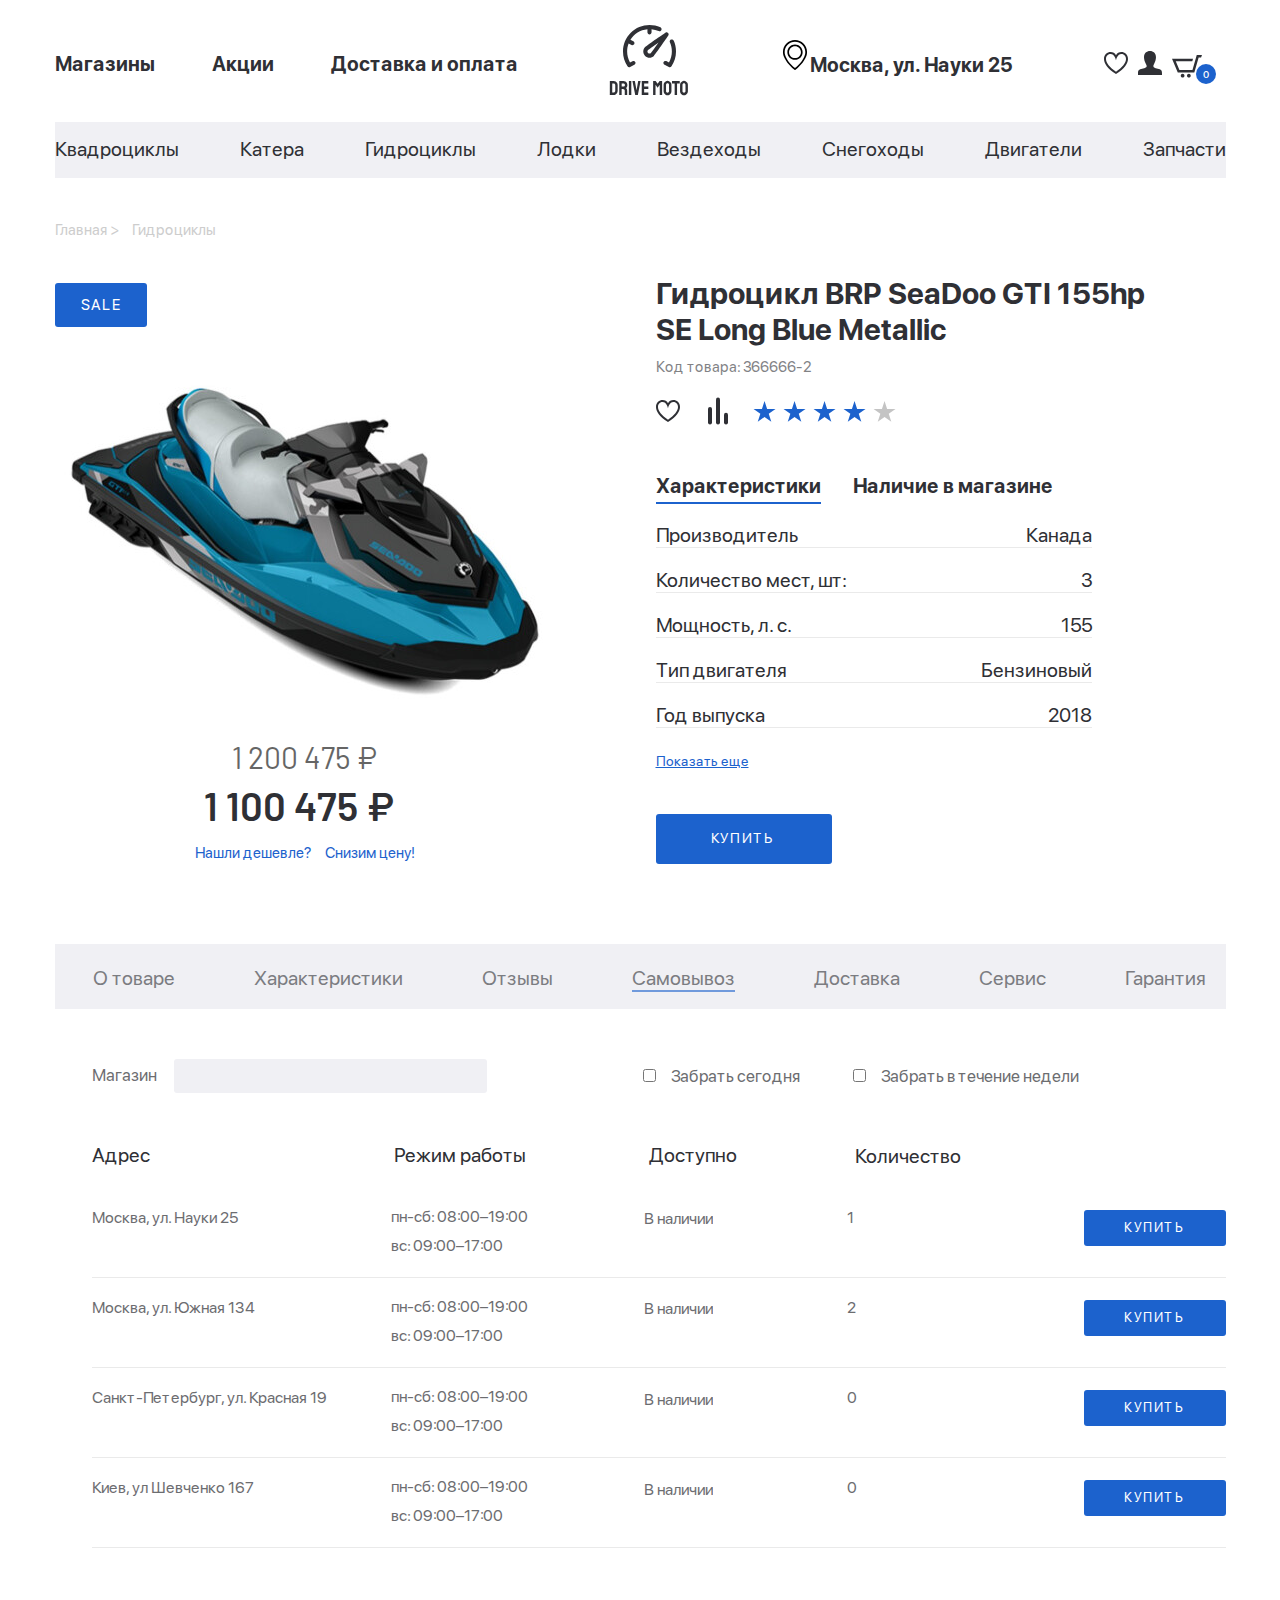
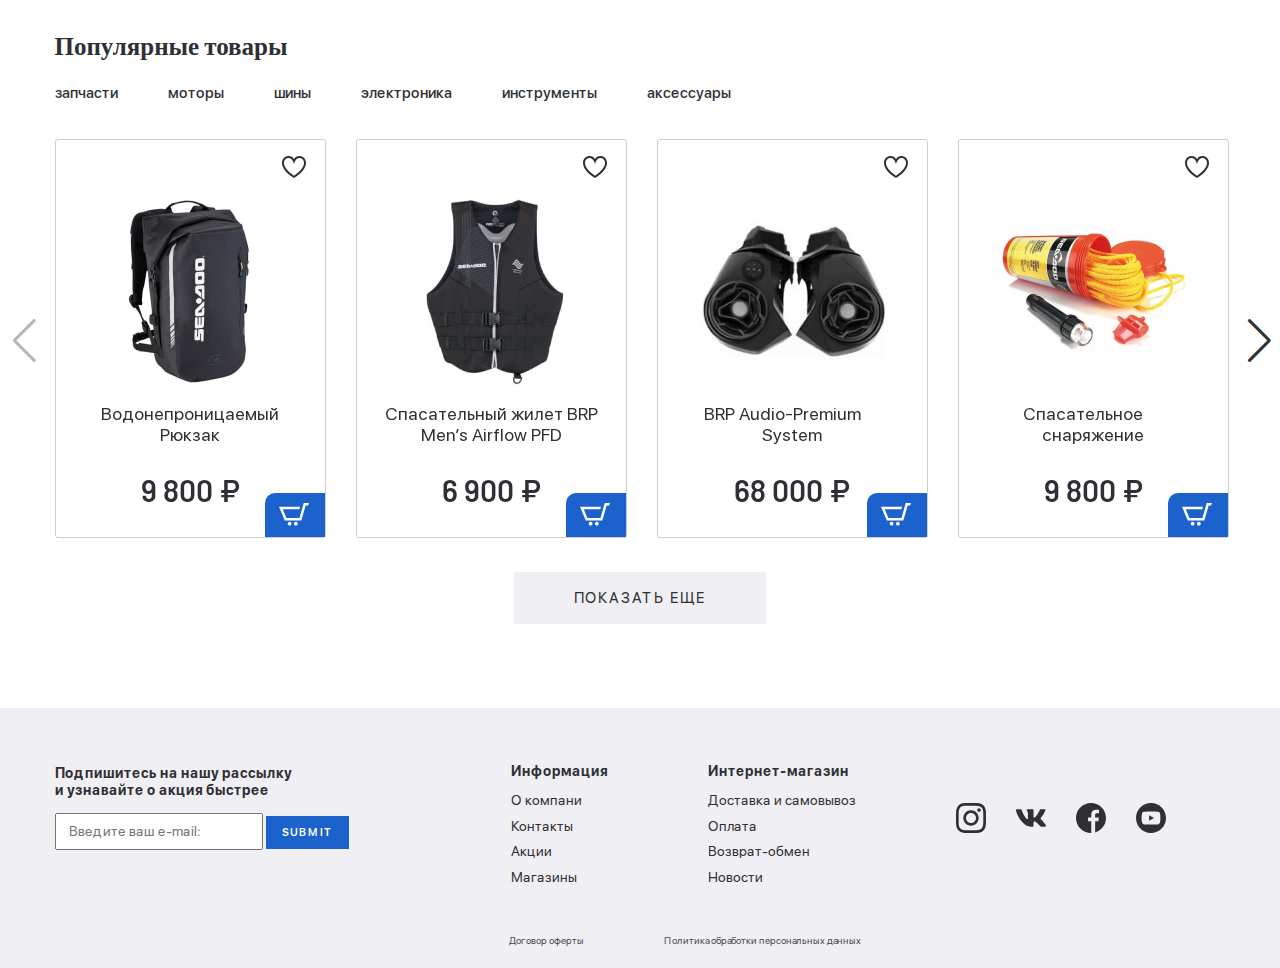
<file: product.html>
<!DOCTYPE html>
<html lang="ru" class="page">

<head>
  <meta charset="UTF-8">
  <meta name="viewport" content="width=device-width, initial-scale=1.0">
  <link rel="shortcut icon" href="favicon.ico" type="image/x-icon">
  <meta http-equiv="X-UA-Compatible" content="ie=edge">
  <meta name="theme-color" content="#111111">
  <title>MaxGraph New Site</title>
  <link rel="preload" href="fonts/SFProDisplayRegular.woff2" as="font" type="font/woff2" crossorigin>
  <link rel="preload" href="fonts/SFProDisplayMedium.woff2" as="font" type="font/woff2" crossorigin>
  <link rel="preload" href="fonts/SFProDisplaySemiBold.woff2" as="font" type="font/woff2" crossorigin>
  <link rel="preload" href="fonts/SFProDisplayBold.woff2" as="font" type="font/woff2" crossorigin>
  <link rel="stylesheet" href="css/vendor.css">
  <link rel="stylesheet" href="css/main.css">
  <script defer src="js/main.js"></script>
</head>

<body class="page__body">
  <div class="site-container">
    <header class="header">
  <div class="container header__container">
    <div class="header__top">
      <button class="burger" aria-label="Открыть меню">
                <span></span>
            </button>
      <nav class="nav header-nav header-nav--active nav__top" title="Главное меню">
        <ul class="header__top-list list-reset nav__list">
          <li class="nav__item"><a href="#" class="nav__link" data-scroll>Магазины</a></li>
          <li class="nav__item"><a href="#" class="nav__link" data-scroll>Акции</a></li>
          <li class="nav__item"><a href="#" class="nav__link" data-scroll>Доставка и оплата</a></li>
        </ul>
      </nav>
      <a href="index.html" class="logo header__logo">
        <img loading="lazy" src="img/logo.svg" class="image" width="80" height="76" alt="Логотип Drive Moto">
      </a>
      <div class="header__address address">
        <img class="address__img" loading="lazy" src="img/location.svg" class="image" width="30" height="30" alt="Иконка Локации">
        <p class="address__text">
          Москва, ул. Науки 25
        </p>
      </div>
      <div class="header__btns">
        <button class="favorite">
          <img loading="lazy" src="img/favorite.svg" class="image" width="24" height="22" alt="favorite icon">
        </button>
        <button class="profile">
          <img loading="lazy" src="img/profile.svg" class="image" width="24" height="24" alt="profile icon">
        </button>
        <div class="header__cart cart active">
          <div class="cart-main btn-reset">
            <img loading="lazy" src="img/cart.svg" class="image" width="30" height="22" alt="cart icon">
            <span class="cart__quantity">0</span>
          </div>
          <div class="cart-content">
            <ul class="cart-content__list list-reset" data-simplebar>
              <!-- <li class="cart-content__item">
                <article class="cart-content__product cart-product">
                  <img src="../img/sea doo gti 155 blue.png" alt="квадроцикл" class="cart-product__img">
                  <div class="cart-product__text">
                    <h4 class="cart-product__title">Гидроцикл BRP SeaDoo GTI 155hp SE&nbsp;Long Blue Metallic</h4>
                    <span class="cart-product__price">1&nbsp;100&nbsp;475&nbsp;₽</span>
                  </div>
                  <button class="cart-product__delete btn-reset"></button>
                </article>
              </li> -->
            </ul>
            <div class="cart-content__bottom">
              <div class="cart-content__fullprice fullprice">
                <span class="fullprice__title">Итого:</span>
                <span class="fullprice__price"></span>
              </div>
              <button class="cart-content__btn btn-reset">
                Перейти в корзину
              </button>
            </div>
          </div>
        </div>
      </div>
    </div>
    <div class="header__bottom">
      <nav class="nav header-nav header-nav--active nav__bottom" title="Второе меню">
        <ul class="header__bottom-list list-bottom nav__list list-reset">
          <li class="nav__item list-bottom__item"><a href="#" class="nav__link list-bottom__link">Квадроциклы</a></li>
          <li class="nav__item list-bottom__item"><a href="#" class="nav__link list-bottom__link">Катера</a></li>
          <li class="nav__item list-bottom__item"><a href="catalog.html" class="nav__link list-bottom__link">Гидроциклы</a></li>
          <li class="nav__item list-bottom__item"><a href="#" class="nav__link list-bottom__link">Лодки</a></li>
          <li class="nav__item list-bottom__item"><a href="#" class="nav__link list-bottom__link">Вездеходы</a></li>
          <li class="nav__item list-bottom__item"><a href="#" class="nav__link list-bottom__link">Снегоходы</a></li>
          <li class="nav__item list-bottom__item"><a href="#" class="nav__link list-bottom__link">Двигатели</a></li>
          <li class="nav__item list-bottom__item"><a href="#" class="nav__link list-bottom__link">Запчасти</a></li>
        </ul>
      </nav>
    </div>
  </div>
</header>

    <main class="main">
      <section class="main-catalog">
        <section class="main-catalog">
  <div class="container">
    <div class="breadcrumbs">
      <ul class="list-reset breadcrumbs__list">
        <li class="breadcrumbs__item">
          <a href="#" class="breadcrumbs__link">Главная</a>
        </li>
        <li class="breadcrumbs__item">
          <a href="#" class="breadcrumbs__link">Гидроциклы</a>
        </li>
      </ul>
    </div>
  </div>
</section>

        <section class="product-main main-product">
  <div class="container product-main__container">
    <div class="main-product__top">
      <div class="main-product__photos photos">
        <span class="photos__text">SALE</span>
        <div class="photos__img">
          <picture class="photos__img-picture">
            <source srcset="img/sea doo gti 155 blue big.webp" type="image/webp">
            <img loading="lazy" src="img/sea doo gti 155 blue big.png" class="image" width="500" height="375" alt="sea doo gti 155 blue">
          </picture>
        </div>
        <div class="photos__content">
          <span class="photos-price__old">1 200 475 ₽</span>
          <span class="photos-price__new">1 100 475 ₽</span>
          <div class="photos__links">
            <a href="#" class="photos__link">Нашли дешевле?</a>
            <a href="#" class="photos__link">Снизим цену!</a>
          </div>
        </div>
      </div>
      <div class="main-product__info info">
        <div class="info__text">
          <h2 class="info__title">
            Гидроцикл BRP SeaDoo GTI 155hp SE Long Blue Metallic
          </h2>
          <span class="info__code">
            Код товара: 366666-2
          </span>
        </div>
        <div class="info__rating rating">
          <button class="btn-reset info__rating-favorite">
            <img loading="lazy" src="img/favorite.svg" class="image" width="24" height="22" alt="favorite icon">
          </button>
          <button class="btn-reset info__rating-stats">
            <img loading="lazy" src="img/info-stats.svg" class="image" width="20" height="26" alt="info-stats icon">
          </button>
          <ul class="rating__list list-reset">
            <li class="rating__item">
              <button class="raring__btn btn-reset">
                <img loading="lazy" src="img/star-blue.svg" class="image" width="23" height="23" alt="rating icon">
              </button>
            </li>
            <li class="rating__item">
              <button class="raring__btn btn-reset">
                <img loading="lazy" src="img/star-blue.svg" class="image" width="23" height="23" alt="rating icon">
              </button>
            </li>
            <li class="rating__item">
              <button class="raring__btn btn-reset">
                <img loading="lazy" src="img/star-blue.svg" class="image" width="23" height="23" alt="rating icon">
              </button>
            </li>
            <li class="rating__item">
              <button class="raring__btn btn-reset">
                <img loading="lazy" src="img/star-blue.svg" class="image" width="23" height="23" alt="rating icon">
              </button>
            </li>
            <li class="rating__item">
              <button class="raring__btn btn-reset">
                <img loading="lazy" src="img/star-silver.svg" class="image" width="23" height="23" alt="rating icon">
              </button>
            </li>
          </ul>
        </div>
        <div class="info__tabs tabs">
          <ul class="tabs__list list-reset">
            <li class="tabs__item">
              <button class="btn-reset tabs__btn tabs__btn--active" data-tabs-path="specifications">
                Характеристики
              </button>
            </li>
            <li class="tabs__item">
              <button class="btn-reset tabs__btn" data-tabs-path="availability">
                Наличие в магазине
              </button>
            </li>
          </ul>
          <div class="tabs__content tabs__content--active" data-tabs-target="specifications">
            <div class="content-tabs">
              <ul class="content-tabs__list list-reset">
                <li class="content-tabs__item">
                  <p class="content-tabs__title">
                    Производитель
                  </p>
                  <p class="content-tabs__descr">
                    Канада
                  </p>
                </li>
                <li class="content-tabs__item">
                  <p class="content-tabs__title">
                    Количество мест, шт:
                  </p>
                  <p class="content-tabs__descr">
                    3
                  </p>
                </li>
                <li class="content-tabs__item">
                  <p class="content-tabs__title">
                    Мощность, л. с.
                  </p>
                  <p class="content-tabs__descr">
                    155
                  </p>
                </li>
                <li class="content-tabs__item">
                  <p class="content-tabs__title">
                    Тип двигателя
                  </p>
                  <p class="content-tabs__descr">
                    Бензиновый
                  </p>
                </li>
                <li class="content-tabs__item">
                  <p class="content-tabs__title">
                    Год выпуска
                  </p>
                  <p class="content-tabs__descr">
                    2018
                  </p>
                </li>
              </ul>
              <button class="content-tabs__show-more btn-reset">
                Показать еще
              </button>
            </div>
          </div>
          <div class="tabs__content" data-tabs-target="availability">
            <div class="content-tabs">
              <ul class="content-tabs__list list-reset">
                <li class="content-tabs__item">
                  <p class="content-tabs__title">
                    Производитель
                  </p>
                  <p class="content-tabs__descr">
                    США
                  </p>
                </li>
                <li class="content-tabs__item">
                  <p class="content-tabs__title">
                    Количество мест, шт:
                  </p>
                  <p class="content-tabs__descr">
                    2
                  </p>
                </li>
                <li class="content-tabs__item">
                  <p class="content-tabs__title">
                    Мощность, л. с.
                  </p>
                  <p class="content-tabs__descr">
                    230
                  </p>
                </li>
                <li class="content-tabs__item">
                  <p class="content-tabs__title">
                    Тип двигателя
                  </p>
                  <p class="content-tabs__descr">
                    Бензиновый
                  </p>
                </li>
                <li class="content-tabs__item">
                  <p class="content-tabs__title">
                    Год выпуска
                  </p>
                  <p class="content-tabs__descr">
                    2019
                  </p>
                </li>
              </ul>
              <button class="content-tabs__show-more btn-reset">
                Показать еще
              </button>
            </div>
          </div>
          <button class="buy-btn product__btn btn-reset">Купить</button>
        </div>
      </div>
    </div>
    <div class="service">
      <div class="service__tabs tabs2">
        <ul class="tabs__list list-reset service__tabs-list">
          <li class="service__tabs-item">
            <button class="btn-reset service__btn" data-tabs-path="about">О товаре</button>
          </li>
          <li class="service__tabs-item">
            <button class="btn-reset service__btn" data-tabs-path="specifications2">Характеристики</button>
          </li>
          <li class="service__tabs-item">
            <button class="btn-reset service__btn" data-tabs-path="feedbacks">Отзывы</button>
          </li>
          <li class="service__tabs-item">
            <button class="btn-reset service__btn service__btn--active" data-tabs-path="pickup">Самовывоз</button>
          </li>
          <li class="service__tabs-item">
            <button class="btn-reset service__btn" data-tabs-path="delivery">Доставка</button>
          </li>
          <li class="service__tabs-item">
            <button class="btn-reset service__btn" data-tabs-path="service">Сервис</button>
          </li>
          <li class="service__tabs-item">
            <button class="btn-reset service__btn" data-tabs-path="guarantee">Гарантия</button>
          </li>
        </ul>
        <div class="service__content" data-tabs-target="about">
          about
        </div>
        <div class="service__content" data-tabs-target="specifications2">
          specifications2
        </div>
        <div class="service__content" data-tabs-target="feedbacks">
          feedbacks
        </div>
        <div class="service__content  service__content--active" data-tabs-target="pickup">
          <div class="content-service">
            <form action="#" class="content-service__form">
              <div class="content-service__form-left">
                <label for="input" class="content-service__label">Магазин</label>
                <input type="input" class="content-service__input">
              </div>
              <div class="content-service__form-right">
                <div class="content-service__checkbox">
                  <input class="service-checkbox" type="checkbox">
                  <label for="checkbox" class="content-service__label">Забрать сегодня</label>
                </div>
                <div class="content-service__checkbox">
                  <input class="service-checkbox" type="checkbox">
                  <label for="checkbox" class="content-service__label">Забрать в течение недели</label>
                </div>
              </div>
            </form>
            <div class="content-service__headings headings">
              <h3 class="headings__text">
                Адрес
              </h3>
              <h3 class="headings__text">
                Режим работы
              </h3>
              <h3 class="headings__text">
                Доступно
              </h3>
              <h3 class="headings__text">
                Количество
              </h3>
            </div>
            <ul class="list-reset content-service__list list-service">
              <li class="list-service__item">
                <h4 class="list-service__address">
                  Москва, ул. Науки 25
                </h4>
                <div class="list-service__schedule schedule">
                  <h4 class="schedule__text">
                    пн-сб: 08:00–19:00
                  </h4>
                  <h4 class="schedule__text">
                    вс: 09:00–17:00
                  </h4>
                </div>
                <h4 class="list-service__availability">
                  В наличии
                </h4>
                <h4 class="list-service__quantity">
                  1
                </h4>
                <button class="buy-btn product__btn list-service__btn btn-reset">Купить</button>
              </li>
              <li class="list-service__item">
                <h4 class="list-service__address">
                  Москва, ул. Южная 134
                </h4>
                <div class="list-service__schedule schedule">
                  <h4 class="schedule__text">
                    пн-сб: 08:00–19:00
                  </h4>
                  <h4 class="schedule__text">
                    вс: 09:00–17:00
                  </h4>
                </div>
                <h4 class="list-service__availability">
                  В наличии
                </h4>
                <h4 class="list-service__quantity">
                  2
                </h4>
                <button class="buy-btn product__btn list-service__btn btn-reset">Купить</button>
              </li>
              <li class="list-service__item">
                <h4 class="list-service__address">
                  Санкт-Петербург, ул. Красная 19
                </h4>
                <div class="list-service__schedule schedule">
                  <h4 class="schedule__text">
                    пн-сб: 08:00–19:00
                  </h4>
                  <h4 class="schedule__text">
                    вс: 09:00–17:00
                  </h4>
                </div>
                <h4 class="list-service__availability">
                  В наличии
                </h4>
                <h4 class="list-service__quantity">
                  0
                </h4>
                <button class="buy-btn product__btn list-service__btn btn-reset">Купить</button>
              </li>
              <li class="list-service__item">
                <h4 class="list-service__address">
                  Киев, ул Шевченко 167
                </h4>
                <div class="list-service__schedule schedule">
                  <h4 class="schedule__text">
                    пн-сб: 08:00–19:00
                  </h4>
                  <h4 class="schedule__text">
                    вс: 09:00–17:00
                  </h4>
                </div>
                <h4 class="list-service__availability">
                  В наличии
                </h4>
                <h4 class="list-service__quantity">
                  0
                </h4>
                <button class="buy-btn product__btn list-service__btn btn-reset">Купить</button>
              </li>
            </ul>
          </div>
        </div>
        <div class="service__content" data-tabs-target="delivery">
          delivery
        </div>
        <div class="service__content" data-tabs-target="service">
          service
        </div>
        <div class="service__content" data-tabs-target="guarantee">
          guarantee
        </div>
      </div>
    </div>

  </div>
</section>

        <section class="popular">
  <div class="container popular__container">
    <div class="popular__top">
      <h2 class="popular__title">
        Популярные товары
      </h2>
      <ul class="popular__menu menu-popular list-reset">
        <li class="menu-popular__item">
          <a href="#" class="menu-popular__link">запчасти</a>
        </li>
        <li class="menu-popular__item">
          <a href="#" class="menu-popular__link">моторы</a>
        </li>
        <li class="menu-popular__item">
          <a href="#" class="menu-popular__link">шины</a>
        </li>
        <li class="menu-popular__item">
          <a href="#" class="menu-popular__link">электроника</a>
        </li>
        <li class="menu-popular__item">
          <a href="#" class="menu-popular__link">инструменты</a>
        </li>
        <li class="menu-popular__item">
          <a href="#" class="menu-popular__link">аксессуары </a>
        </li>
      </ul>
    </div>
  </div>
    <div class="popular__bottom">
      <div class="container-fluid">
        <div class="popular__container container">
          <div class="content-popular">
            <div class="swiper mySwiper popular-contnet">
              <div class="swiper-wrapper">
                <div class="swiper-slide swiper-slide__popular">
                  <article class="product">
                    <div class="popular__item item-popular">
                      <button class="favorite item-popular__favorite">
                        <img loading="lazy" src="img/favorite.svg" class="image" width="24" height="22" alt="favorite icon">
                      </button>
                      <img src="img/bagpack.png" alt="backpack" class="item-popular__img">
                      <h3 class="item-popular__title">
                        Водонепроницаемый Рюкзак
                      </h3>
                      <p class="item-popular__price">
                        9 800 ₽
                      </p>
                      <button class="item-popular__cart product__btn">
                        <img loading="lazy" src="img/cart-white.svg" class="image" width="30" height="22" alt="favorite icon">
                      </button>
                    </div>
                  </article>
                </div>
                <div class="swiper-slide swiper-slide__popular">
                  <article class="product">
                    <div class="popular__item item-popular">
                      <button class="favorite item-popular__favorite">
                        <img loading="lazy" src="img/favorite.svg" class="image" width="24" height="22" alt="favorite icon">
                      </button>
                      <img src="img/vest.jpg" alt="vest" class="item-popular__img">
                      <h3 class="item-popular__title">
                        Спасательный жилет BRP Men’s Airflow PFD
                      </h3>
                      <p class="item-popular__price">
                        6 900 ₽
                      </p>
                      <button class="item-popular__cart product__btn">
                        <img loading="lazy" src="img/cart-white.svg" class="image" width="30" height="22" alt="favorite icon">
                      </button>
                    </div>
                  </article>
                </div>
                <div class="swiper-slide swiper-slide__popular">
                  <article class="product">
                    <div class="popular__item item-popular">
                      <button class="favorite item-popular__favorite">
                        <img loading="lazy" src="img/favorite.svg" class="image" width="24" height="22" alt="favorite icon">
                      </button>
                      <img src="img/audio.jpg" alt="audio" class="item-popular__img">
                      <h3 class="item-popular__title">
                        BRP Audio-Premium      System
                      </h3>
                      <p class="item-popular__price">
                        68 000 ₽
                      </p>
                      <button class="item-popular__cart product__btn">
                        <img loading="lazy" src="img/cart-white.svg" class="image" width="30" height="22" alt="favorite icon">
                      </button>
                    </div>
                  </article>
                </div>
                <div class="swiper-slide swiper-slide__popular">
                  <article class="product">
                    <div class="popular__item item-popular">
                      <button class="favorite item-popular__favorite">
                        <img loading="lazy" src="img/favorite.svg" class="image" width="24" height="22" alt="favorite icon">
                      </button>
                      <img src="img/equip.jpg" alt="equip" class="item-popular__img">
                      <h3 class="item-popular__title">
                        Спасательное      снаряжение
                      </h3>
                      <p class="item-popular__price">
                        9 800 ₽
                      </p>
                      <button class="item-popular__cart product__btn">
                        <img loading="lazy" src="img/cart-white.svg" class="image" width="30" height="22" alt="favorite icon">
                      </button>
                    </div>
                  </article>
                </div>
                <div class="swiper-slide swiper-slide__popular">
                  <article class="product">
                    <div class="popular__item item-popular">
                      <button class="favorite item-popular__favorite">
                        <img loading="lazy" src="img/favorite.svg" class="image" width="24" height="22" alt="favorite icon">
                      </button>
                      <img src="img/bagpack.png" alt="backpack" class="item-popular__img">
                      <h3 class="item-popular__title">
                        Водонепроницаемый Рюкзак
                      </h3>
                      <p class="item-popular__price">
                        9 800 ₽
                      </p>
                      <button class="item-popular__cart product__btn">
                        <img loading="lazy" src="img/cart-white.svg" class="image" width="30" height="22" alt="favorite icon">
                      </button>
                    </div>
                  </article>
                </div>
                <div class="swiper-slide swiper-slide__popular">
                  <article class="product">
                    <div class="popular__item item-popular">
                      <button class="favorite item-popular__favorite">
                        <img loading="lazy" src="img/favorite.svg" class="image" width="24" height="22" alt="favorite icon">
                      </button>
                      <img src="img/bagpack.png" alt="backpack" class="item-popular__img">
                      <h3 class="item-popular__title">
                        Водонепроницаемый Рюкзак
                      </h3>
                      <p class="item-popular__price">
                        9 800 ₽
                      </p>
                      <button class="item-popular__cart product__btn">
                        <img loading="lazy" src="img/cart-white.svg" class="image" width="30" height="22" alt="favorite icon">
                      </button>
                    </div>
                  </article>
                </div>
                <div class="swiper-slide swiper-slide__popular">
                  <article class="product">
                    <div class="popular__item item-popular">
                      <button class="favorite item-popular__favorite">
                        <img loading="lazy" src="img/favorite.svg" class="image" width="24" height="22" alt="favorite icon">
                      </button>
                      <img src="img/bagpack.png" alt="backpack" class="item-popular__img">
                      <h3 class="item-popular__title">
                        Водонепроницаемый Рюкзак
                      </h3>
                      <p class="item-popular__price">
                        9 800 ₽
                      </p>
                      <button class="item-popular__cart product__btn">
                        <img loading="lazy" src="img/cart-white.svg" class="image" width="30" height="22" alt="favorite icon">
                      </button>
                    </div>
                  </article>
                </div>
                <div class="swiper-slide swiper-slide__popular">
                  <article class="product">
                    <div class="popular__item item-popular">
                      <button class="favorite item-popular__favorite">
                        <img loading="lazy" src="img/favorite.svg" class="image" width="24" height="22" alt="favorite icon">
                      </button>
                      <img src="img/bagpack.png" alt="backpack" class="item-popular__img">
                      <h3 class="item-popular__title">
                        Водонепроницаемый Рюкзак
                      </h3>
                      <p class="item-popular__price">
                        9 800 ₽
                      </p>
                      <button class="item-popular__cart product__btn">
                        <img loading="lazy" src="img/cart-white.svg" class="image" width="30" height="22" alt="favorite icon">
                      </button>
                    </div>
                  </article>
                </div>
              </div>
            </div>
            <div class="swiper-button-next popular-swiper__next"></div>
            <div class="swiper-button-prev popular-swiper__prev"></div>
          </div>
          <div class="popular__more">
            <button class="popular__more-btn">
              Показать еще
            </button>
          </div>
        </div>
      </div>
    </div>
</section>

      </section>
    </main>
    <footer class="footer">
  <div class="container footer__container">
    <div class="footer__top">
      <div class="footer__form">
        <form action="#" class="form-footer">
          <h3 class="footer__text">
            Подпишитесь на нашу рассылку и узнавайте о акция быстрее
          </h3>
          <input type="email" class="form-footer__input" placeholder="Введите ваш e-mail:">
          <input type="submit" class="form-footer__submit">
        </form>
      </div>
      <div class="footer__links">
        <nav class="nav footer-nav" title="">
          <h2 class="footer-nav__title">
            Информация
          </h2>
          <ul class="nav__list list-reset">
            <li class="nav__item footer-nav__item"><a href="#" class="nav__link footer-nav__link">О компани</a></li>
            <li class="nav__item footer-nav__item"><a href="#" class="nav__link footer-nav__link">Контакты</a></li>
            <li class="nav__item footer-nav__item"><a href="#" class="nav__link footer-nav__link">Акции</a></li>
            <li class="nav__item footer-nav__item"><a href="#" class="nav__link footer-nav__link">Магазины</a></li>
          </ul>
        </nav>
        <nav class="nav footer-nav" title="">
          <h2 class="footer-nav__title">
            Интернет-магазин
          </h2>
          <ul class="nav__list list-reset">
            <li class="nav__item footer-nav__item"><a href="#" class="nav__link footer-nav__link">Доставка и самовывоз</a></li>
            <li class="nav__item footer-nav__item"><a href="#" class="nav__link footer-nav__link">Оплата</a></li>
            <li class="nav__item footer-nav__item"><a href="#" class="nav__link footer-nav__link">Возврат-обмен</a></li>
            <li class="nav__item footer-nav__item"><a href="#" class="nav__link footer-nav__link">Новости</a></li>
          </ul>
        </nav>
      </div>
      <div class="footer__social social">
        <nav class="nav social__menu" title="">
          <ul class="nav__list list-reset social__list">
            <li class="nav__item social__item"><a href="#" class="nav__link social__link">
              <img loading="lazy" src="img/instagram.svg" class="image" width="30" height="30" alt="Иконка Инстаграма">
            </a></li>
            <li class="nav__item social__item"><a href="#" class="nav__link social__link">
              <img loading="lazy" src="img/vk.svg" class="image" width="30" height="30" alt="Иконка Инстаграма">
            </a></li>
            <li class="nav__item social__item"><a href="#" class="nav__link social__link">
              <img loading="lazy" src="img/facebook.svg" class="image" width="30" height="30" alt="Иконка Инстаграма">
            </a></li>
            <li class="nav__item social__item"><a href="#" class="nav__link social__link">
              <img loading="lazy" src="img/youtube.svg" class="image" width="30" height="30" alt="Иконка Инстаграма">
            </a></li>
          </ul>
        </nav>
      </div>
    </div>
    <div class="footer__bottom">
      <small class="footer__bottom-text">Договор оферты</small>
      <small class="footer__bottom-text">Политика обработки персональных данных</small>
    </div>
  </div>
</footer>

  </div>
</body>

</html>
</file>
<file: css/main.css>
@charset "UTF-8";
:root {
  --font-family: "SFProDisplay", sans-serif;
  --content-width: 1171px;
  --content-fluid-widht: 1200px;
  --container-offset: 15px;
  --container-width: calc(var(--content-width) + (var(--container-offset) * 2));
  --container-fluid-width: calc(var(--content-fluid-width) + (var(--container-offset) * 2));
  --light-color: #fff;
  --accent-color: #1c62cd;
  --text-color: #2f3035;
  --base-color: #f0f0f4;
  --silver-color: #cdcdcd;
  --dove-color: #656464;
  --abbey-color: #48494d;
  --mischka-color: #d7d9df;
  --alto-color: #e0e0e0;
  --french-color: #bdbec2;
}

/* stylelint-disable */ /* stylelint-disable */ /* stylelint-disable */
.custom-checkbox__field:checked + .custom-checkbox__content::after {
  opacity: 1;
}

.custom-checkbox__field:focus + .custom-checkbox__content::before {
  outline: 2px solid #f00;
  outline-offset: 2px;
}

.custom-checkbox__field:disabled + .custom-checkbox__content {
  opacity: 0.4;
  pointer-events: none;
}

/* stylelint-disable */ /* stylelint-disable */ /* stylelint-disable value-keyword-case */
@font-face {
  font-family: "Barlow";
  src: url("../fonts/../fonts/BarlowBold.woff2") format("woff2");
  font-weight: 300;
  font-display: swap;
  font-style: normal;
}
@font-face {
  font-family: "Barlow";
  src: url("../fonts/../fonts/BarlowLight.woff2") format("woff2");
  font-weight: 300;
  font-display: swap;
  font-style: normal;
}
@font-face {
  font-family: "Barlow";
  src: url("../fonts/../fonts/BarlowRegular.woff2") format("woff2");
  font-weight: 400;
  font-display: swap;
  font-style: normal;
}
@font-face {
  font-family: "Barlow";
  src: url("../fonts/../fonts/BarlowSemiBold.woff2") format("woff2");
  font-weight: 600;
  font-display: swap;
  font-style: normal;
}
@font-face {
  font-family: "ProximaNova";
  src: url("../fonts/../fonts/ProximaNovaBold.woff2") format("woff2");
  font-weight: 700;
  font-display: swap;
  font-style: normal;
}
@font-face {
  font-family: "ProximaNova";
  src: url("../fonts/../fonts/ProximaNovaSemiBold.woff2") format("woff2");
  font-weight: 600;
  font-display: swap;
  font-style: normal;
}
@font-face {
  font-family: "SFProDisplay";
  src: url("../fonts/../fonts/SFProDisplayBold.woff2") format("woff2");
  font-weight: 700;
  font-display: swap;
  font-style: normal;
}
@font-face {
  font-family: "SFProDisplay";
  src: url("../fonts/../fonts/SFProDisplayMedium.woff2") format("woff2");
  font-weight: 500;
  font-display: swap;
  font-style: normal;
}
@font-face {
  font-family: "SFProDisplay";
  src: url("../fonts/../fonts/SFProDisplayRegular.woff2") format("woff2");
  font-weight: 400;
  font-display: swap;
  font-style: normal;
}
@font-face {
  font-family: "SFProDisplay";
  src: url("../fonts/../fonts/SFProDisplaySemiBold.woff2") format("woff2");
  font-weight: 600;
  font-display: swap;
  font-style: normal;
}
@font-face {
  font-family: "Staatliches";
  src: url("../fonts/../fonts/StaatlichesRegular.woff2") format("woff2");
  font-weight: 400;
  font-display: swap;
  font-style: normal;
}
html {
  -webkit-box-sizing: border-box;
  box-sizing: border-box;
}

*,
*::before,
*::after {
  -webkit-box-sizing: inherit;
  box-sizing: inherit;
}

.page {
  height: 100%;
  font-family: var(--font-family, sans-serif);
  -webkit-text-size-adjust: 100%;
}

.page__body {
  margin: 0;
  min-width: 320px;
  min-height: 100%;
  font-size: 16px;
}

img {
  height: auto;
  max-width: 100%;
  -o-object-fit: cover;
  object-fit: cover;
}

a {
  text-decoration: none;
}

.site-container {
  overflow: hidden;
}

.is-hidden {
  display: none !important; /* stylelint-disable-line declaration-no-important */
}

.btn-reset {
  border: none;
  padding: 0;
  background-color: transparent;
  cursor: pointer;
}

.list-reset {
  list-style: none;
  margin: 0;
  padding: 0;
}

.input-reset {
  -webkit-appearance: none;
  -moz-appearance: none;
  appearance: none;
  border: none;
  border-radius: 0;
  background-color: #fff;
}
.input-reset::-webkit-search-decoration, .input-reset::-webkit-search-cancel-button, .input-reset::-webkit-search-results-button, .input-reset::-webkit-search-results-decoration {
  display: none;
}

.visually-hidden {
  position: absolute;
  overflow: hidden;
  margin: -1px;
  border: 0;
  padding: 0;
  width: 1px;
  height: 1px;
  clip: rect(0 0 0 0);
}

.container {
  margin: 0 auto;
  padding: 0 var(--container-offset);
  max-width: var(--container-width);
}

.container-fluid {
  margin: 0 auto;
  padding: 0 var(--container-offset);
  max-width: var(--container-fluid-width);
}

.js-focus-visible :focus:not(.focus-visible) {
  outline: none;
}

.centered {
  text-align: center;
}

.dis-scroll {
  position: fixed;
  left: 0;
  top: 0;
  overflow: hidden;
  width: 100%;
  height: 100vh;
  -ms-scroll-chaining: none;
  overscroll-behavior: none;
}

.page--ios .dis-scroll {
  position: relative;
}

/* stylelint-disable */ /* stylelint-disable */ /* stylelint-disable */
.custom-checkbox__field:checked + .custom-checkbox__content::after {
  opacity: 1;
}

.custom-checkbox__field:focus + .custom-checkbox__content::before {
  outline: 2px solid #f00;
  outline-offset: 2px;
}

.custom-checkbox__field:disabled + .custom-checkbox__content {
  opacity: 0.4;
  pointer-events: none;
}

/* stylelint-disable */ /* stylelint-disable */ /* stylelint-disable value-keyword-case */
.burger {
  width: 33px;
  height: 27px;
  cursor: pointer;
  background-color: transparent;
  border: none;
  position: relative;
  display: none;
}

.burger--active span {
  visibility: hidden;
}

@media (max-width: 992px) {
  .burger {
    display: block;
  }
}
.burger::before,
.burger::after {
  content: "";
  position: absolute;
  left: 0;
  top: 0;
  width: 100%;
  height: 2px;
  background-color: #000;
}

.burger--active::before {
  top: 24px;
  -webkit-transform: rotate(45deg);
  -ms-transform: rotate(45deg);
  transform: rotate(45deg);
}

.burger--active::after {
  -webkit-transform: rotate(-45deg);
  -ms-transform: rotate(-45deg);
  transform: rotate(-45deg);
}

.burger::after {
  top: auto;
  bottom: 0;
}

.burger span {
  position: absolute;
  left: 0;
  top: 50%;
  -webkit-transform: translateY(-50%);
  -ms-transform: translateY(-50%);
  transform: translateY(-50%);
  width: 100%;
  height: 2px;
  display: inline-block;
  background-color: #000;
}

.header {
  position: absolute;
  top: 0;
  left: 0;
  width: 100%;
  z-index: 20;
}
.header__container {
  display: -webkit-box;
  display: -ms-flexbox;
  display: flex;
  -webkit-box-orient: vertical;
  -webkit-box-direction: normal;
  -ms-flex-direction: column;
  flex-direction: column;
}
.header__top {
  padding: 25px 0 17px 0;
  display: -webkit-box;
  display: -ms-flexbox;
  display: flex;
  -webkit-box-align: center;
  -ms-flex-align: center;
  align-items: center;
  -webkit-box-pack: justify;
  -ms-flex-pack: justify;
  justify-content: space-between;
}
.header__cart {
  margin: 7px 23px 0 0;
}
.header__top-list {
  display: -webkit-box;
  display: -ms-flexbox;
  display: flex;
  -webkit-box-align: center;
  -ms-flex-align: center;
  align-items: center;
}
@media (max-width: 992px) {
  .header .header-nav--active {
    display: none;
  }
}
@media (max-width: 992px) {
  .header__top-list {
    -webkit-box-orient: vertical;
    -webkit-box-direction: normal;
    -ms-flex-direction: column;
    flex-direction: column;
    -webkit-box-align: baseline;
    -ms-flex-align: baseline;
    align-items: baseline;
  }
}
.header__bottom-list {
  display: -webkit-box;
  display: -ms-flexbox;
  display: flex;
  -webkit-box-align: center;
  -ms-flex-align: center;
  align-items: center;
  -webkit-box-pack: justify;
  -ms-flex-pack: justify;
  justify-content: space-between;
}
@media (max-width: 992px) {
  .header .header__bottom-list {
    -webkit-box-orient: vertical;
    -webkit-box-direction: normal;
    -ms-flex-direction: column;
    flex-direction: column;
    -webkit-box-align: baseline;
    -ms-flex-align: baseline;
    align-items: baseline;
  }
}
@media (max-width: 992px) {
  .header .nav__item {
    width: 100%;
    border-bottom: 1px solid var(--text-color);
  }
  .header .nav__item:not(:last-child) {
    margin: 0 0 0 0;
  }
}
.header__address {
  display: -webkit-box;
  display: -ms-flexbox;
  display: flex;
  -webkit-box-align: center;
  -ms-flex-align: center;
  align-items: center;
  -webkit-box-pack: justify;
  -ms-flex-pack: justify;
  justify-content: space-between;
}
@media (max-width: 992px) {
  .header .nav__top {
    position: fixed;
    left: 0;
    top: 90px;
    max-width: 400px;
    width: 80%;
    z-index: 100;
    -webkit-box-shadow: rgba(0, 0, 0, 0.15) 1.95px 1.95px 2.6px;
    box-shadow: rgba(0, 0, 0, 0.15) 1.95px 1.95px 2.6px;
    background-color: #fff;
  }
}
@media (max-width: 992px) {
  .header .nav__bottom {
    position: fixed;
    left: 0;
    top: 255px;
    max-width: 400px;
    width: 80%;
    z-index: 100;
    -webkit-box-shadow: rgba(0, 0, 0, 0.15) 1.95px 1.95px 2.6px;
    box-shadow: rgba(0, 0, 0, 0.15) 1.95px 1.95px 2.6px;
    background-color: #fff;
  }
}
@media (max-width: 992px) {
  .header__address {
    display: none;
  }
}
.header__btns {
  position: relative;
  display: -webkit-box;
  display: -ms-flexbox;
  display: flex;
  -webkit-box-align: center;
  -ms-flex-align: center;
  align-items: center;
  -webkit-box-pack: justify;
  -ms-flex-pack: justify;
  justify-content: space-between;
}
.header__bottom {
  padding: 0;
  background-color: var(--base-color);
}

.favorite {
  margin: 0 10px 0 0;
  padding: 0;
  border: none;
  font: inherit;
  color: inherit;
  background-color: transparent;
  /* отображаем курсор в виде руки при наведении; некоторые
  считают, что необходимо оставлять стрелочный вид для кнопок */
  cursor: pointer;
}

.profile {
  margin: 0 10px 0 0;
  padding: 0;
  border: none;
  font: inherit;
  color: inherit;
  background-color: transparent;
  /* отображаем курсор в виде руки при наведении; некоторые
  считают, что необходимо оставлять стрелочный вид для кнопок */
  cursor: pointer;
}

.cart.active:hover {
  cursor: pointer;
}

.cart.active:hover .cart-content {
  opacity: 1;
  visibility: visible;
  -webkit-transition: opacity 0.3s, visibility 0.3s;
  -o-transition: opacity 0.3s, visibility 0.3s;
  transition: opacity 0.3s, visibility 0.3s;
}

.cart {
  display: -webkit-box;
  display: -ms-flexbox;
  display: flex;
  position: relative;
  padding: 0;
  border: none;
  font: inherit;
  color: inherit;
  background-color: transparent;
  /* отображаем курсор в виде руки при наведении; некоторые
  считают, что необходимо оставлять стрелочный вид для кнопок */
  cursor: pointer;
}
.cart-main {
  position: relative;
}
.cart__quantity {
  position: absolute;
  padding: 4px 0 0 0;
  top: 9px;
  left: 24px;
  min-width: 20px;
  min-height: 20px;
  font-weight: 500;
  font-size: 10px;
  line-height: 120%;
  text-align: center;
  color: #fff;
  background-color: var(--accent-color);
  border-radius: 100%;
}
.cart-content {
  cursor: default;
  position: absolute;
  top: 31px;
  right: -23px;
  width: 490px;
  background-color: #fff;
  -webkit-box-shadow: 0px 4px 4px rgba(135, 135, 135, 0.25);
  box-shadow: 0px 4px 4px rgba(135, 135, 135, 0.25);
  opacity: 0;
  visibility: hidden;
  -webkit-transition: opacity 0.3s, visibility 0.3s;
  -o-transition: opacity 0.3s, visibility 0.3s;
  transition: opacity 0.3s, visibility 0.3s;
}
.cart-content__list {
  max-height: 330px;
}
.cart-content__bottom {
  display: -webkit-box;
  display: -ms-flexbox;
  display: flex;
  -webkit-box-pack: justify;
  -ms-flex-pack: justify;
  justify-content: space-between;
  -webkit-box-align: center;
  -ms-flex-align: center;
  align-items: center;
}
.cart-content__btn {
  margin: 24px 20px 24px 0;
  padding: 12px 53px 12px 53px;
  color: #fff;
  background-color: var(--accent-color);
}
.cart-product {
  padding: 12px 20px 12px 20px;
  display: -webkit-box;
  display: -ms-flexbox;
  display: flex;
  -webkit-box-align: center;
  -ms-flex-align: center;
  align-items: center;
  -webkit-transition: background-color 0.3s;
  -o-transition: background-color 0.3s;
  transition: background-color 0.3s;
}
.cart-product:hover {
  background-color: rgba(93, 113, 221, 0.1);
}
.cart-product__img {
  margin: 0 20px 0 0;
  max-width: 100px;
  max-height: 100px;
  -o-object-fit: cover;
  object-fit: cover;
}
.cart-product__text {
  max-height: 100px;
}
.cart-product__title {
  margin: 0 0 17px 0;
  max-width: 280px;
  font-weight: 500;
  font-size: 14px;
  line-height: 143%;
  color: var(--text-color);
}
.cart-product__price {
  margin: 0 0 0 0;
  font-weight: 700;
  font-size: 20px;
  line-height: 115%;
  color: var(--text-color);
}
.cart-product__delete {
  margin: 0 0 0 auto;
  border: none;
  background-color: transparent;
  cursor: pointer;
  background-image: url("../img/trash-bin.svg");
  background-size: cover;
  background-repeat: no-repeat;
  background-position: center;
  -ms-flex-negative: 0;
  flex-shrink: 0;
  width: 20px;
  height: 20px;
  padding: 0;
}

.simplebar-track.simplebar-vertical {
  width: 4px;
  margin: 20px 0 0 0;
  right: 5px;
  background-color: rgba(77, 77, 77, 0.1);
  border-radius: 5px;
  height: calc(100% - 40px);
}

.simplebar-track.simplebar-vertical .simplebar-scrollbar::before {
  background-color: rgba(77, 77, 77, 0.2);
  border-radius: 5px;
  width: 100%;
  opacity: 1;
  top: 0;
  right: 0;
  bottom: 0;
  left: 0;
}

.fullprice {
  padding: 24px 0 24px 20px;
  display: -webkit-box;
  display: -ms-flexbox;
  display: flex;
  -webkit-box-orient: vertical;
  -webkit-box-direction: normal;
  -ms-flex-direction: column;
  flex-direction: column;
}
.fullprice__title {
  margin: 0 0 10px 0;
  font-weight: 400;
  font-size: 14px;
  line-height: 143%;
  color: var(--text-color);
}
.fullprice__price {
  margin: 0 0 0 0;
  font-weight: 700;
  font-size: 20px;
  line-height: 115%;
  color: var(--text-color);
}

.nav__link {
  font-weight: 700;
  font-size: 20px;
  line-height: 120%;
  text-align: center;
  color: var(--text-color);
}

.nav__item {
  padding: 15px 0 15px 0;
  border-bottom: 2px solid transparent;
}
.nav__item-active {
  border-bottom: 2px solid var(--accent-color);
}

.nav__item:not(:last-child) {
  margin: 0 57px 0 0;
}

@media (max-width: 1170px) {
  .nav__item:not(:last-child) {
    margin: 0 30px 0 0;
  }
}
.address__img {
  -webkit-transform: translateY(-10px);
  -ms-transform: translateY(-10px);
  transform: translateY(-10px);
}

.address__text {
  font-weight: 700;
  font-size: 20px;
  line-height: 120%;
  color: var(--text-color);
}

.list-bottom__item:not(:last-child) {
  margin: 0 60px 0 0;
}

@media (max-width: 1170px) {
  .list-bottom__item:not(:last-child) {
    margin: 0 30px 0 0;
  }
}
.list-bottom__link {
  font-weight: 400;
  font-size: 20px;
  line-height: 120%;
  text-transform: capitalize;
  color: var(--text-color);
}

/* stylelint-disable */ /* stylelint-disable */ /* stylelint-disable */
.custom-checkbox__field:checked + .custom-checkbox__content::after {
  opacity: 1;
}

.custom-checkbox__field:focus + .custom-checkbox__content::before {
  outline: 2px solid #f00;
  outline-offset: 2px;
}

.custom-checkbox__field:disabled + .custom-checkbox__content {
  opacity: 0.4;
  pointer-events: none;
}

/* stylelint-disable */ /* stylelint-disable */ /* stylelint-disable value-keyword-case */
.hero {
  padding: 256px 0 75px 0;
}
.hero__container {
  display: -webkit-box;
  display: -ms-flexbox;
  display: flex;
  -webkit-box-align: center;
  -ms-flex-align: center;
  align-items: center;
  -webkit-box-pack: justify;
  -ms-flex-pack: justify;
  justify-content: space-between;
}

.stock {
  max-width: 265px;
  max-height: 397px;
  border: 1px solid var(--silver-color);
  border-radius: 3px;
}
.stock__top {
  margin: 0 0 3px 0;
  display: -webkit-box;
  display: -ms-flexbox;
  display: flex;
  -webkit-box-align: center;
  -ms-flex-align: center;
  align-items: center;
  -webkit-box-pack: justify;
  -ms-flex-pack: justify;
  justify-content: space-between;
  position: relative;
}
.stock__img {
  margin: 0 0 0 0;
  display: -webkit-box;
  display: -ms-flexbox;
  display: flex;
  -webkit-box-orient: vertical;
  -webkit-box-direction: normal;
  -ms-flex-direction: column;
  flex-direction: column;
  -webkit-box-align: center;
  -ms-flex-align: center;
  align-items: center;
}
.stock__picture {
  margin: 0 0 0 0;
}
.stock__bottom {
  display: -webkit-box;
  display: -ms-flexbox;
  display: flex;
  -webkit-box-orient: vertical;
  -webkit-box-direction: normal;
  -ms-flex-direction: column;
  flex-direction: column;
  -webkit-box-align: center;
  -ms-flex-align: center;
  align-items: center;
  background-color: var(--base-color);
}
.stock__text {
  position: absolute;
  top: 0;
  left: 0;
  font-family: "ProximaNova";
  padding: 8px 20px 8px 20px;
  font-size: 12px;
  line-height: 15px;
  letter-spacing: 0.1em;
  text-transform: uppercase;
  color: var(--light-color);
  background-color: var(--accent-color);
}
.stock__price {
  padding: 4px 9px 0 0;
  margin-left: auto;
  display: -webkit-box;
  display: -ms-flexbox;
  display: flex;
  -webkit-box-orient: vertical;
  -webkit-box-direction: normal;
  -ms-flex-direction: column;
  flex-direction: column;
  -webkit-box-align: end;
  -ms-flex-align: end;
  align-items: flex-end;
}
.stock__price-actual {
  margin: 0 0 2px 0;
  font-family: "Barlow";
  font-weight: 700;
  font-size: 27px;
  line-height: 118%;
  color: var(--accent-color);
}
.stock__price-crossed {
  margin: 0 0 0 0;
  font-family: "Barlow";
  font-style: normal;
  font-weight: 400;
  font-size: 14px;
  line-height: 121%;
  color: var(--silver-color);
}
.stock__name {
  margin: 0 0 7px 0;
  font-weight: 700;
  font-size: 18px;
  line-height: 116%;
  text-align: center;
  color: var(--text-color);
}
.stock__bottom-text {
  margin: 26px 0 2px 0;
  font-weight: 400;
  font-size: 18px;
  line-height: 123%;
  color: var(--text-color);
}
.stock__bottom-date {
  margin: 0 0 25px 0;
  font-family: "Barlow";
  font-weight: 700;
  font-size: 18px;
  line-height: 122%;
  color: var(--accent-color);
}

.swiper-hero {
  margin: 0 0 0 0;
  max-width: 870px;
  max-height: 400px;
}
.swiper-hero__next {
  color: var(--light-color);
}
.swiper-hero__prev {
  color: var(--light-color);
}
.swiper-hero-pagination-bullet {
  border: 2px solid var(--light-color);
}
.swiper-hero-pagination-bullet-active {
  background-color: var(--light-color);
}

@media (max-width: 1170px) {
  .swiper-hero {
    max-width: 680px;
    max-height: 400px;
  }
}
@media (max-width: 992px) {
  .swiper-hero {
    max-width: 100%;
  }
  .stock {
    display: none;
  }
}
.swiper-slide {
  /* Center slide text vertically */
  display: -webkit-box;
  display: -ms-flexbox;
  display: flex;
  -webkit-box-pack: center;
  -ms-flex-pack: center;
  justify-content: center;
  -webkit-box-align: center;
  -ms-flex-align: center;
  align-items: center;
}

.swiper-slide picture {
  display: block;
  width: 100%;
  height: 100%;
  -o-object-fit: cover;
  object-fit: cover;
}

.search {
  padding: 0 0 81px 0;
}
.search-top {
  margin: 0 0 25px 0;
}
.search__link {
  margin: 0 28px 0 0;
  padding: 12px 26px 12px 26px;
  font-weight: 400;
  font-size: 20px;
  line-height: 120%;
  color: var(--text-color);
  background-color: var(--light-color);
  border: none;
  cursor: pointer;
  -webkit-transition: 0.5s ease-in-out;
  -o-transition: 0.5s ease-in-out;
  transition: 0.5s ease-in-out;
}
.search__link-active {
  background-color: var(--base-color);
  border-radius: 5px;
}
.search__form {
  width: 100%;
  display: -webkit-box;
  display: -ms-flexbox;
  display: flex;
}
.search__input {
  padding: 15px 0 15px 20px;
  width: 100%;
  font-weight: 400;
  font-size: 16px;
  line-height: 119%;
  color: var(--dove-color);
  border: none;
  background-color: var(--base-color);
  border-radius: 3px;
}
.search__button {
  padding: 17px 40px 17px 40px;
  font-weight: 700;
  font-size: 14px;
  line-height: 121%;
  letter-spacing: 0.12em;
  text-transform: uppercase;
  color: var(--light-color);
  background-color: var(--accent-color);
  border: none;
  border-radius: 3px;
}

/* stylelint-disable */ /* stylelint-disable */ /* stylelint-disable */
.custom-checkbox__field:checked + .custom-checkbox__content::after {
  opacity: 1;
}

.custom-checkbox__field:focus + .custom-checkbox__content::before {
  outline: 2px solid #f00;
  outline-offset: 2px;
}

.custom-checkbox__field:disabled + .custom-checkbox__content {
  opacity: 0.4;
  pointer-events: none;
}

/* stylelint-disable */ /* stylelint-disable */ /* stylelint-disable value-keyword-case */
.popular {
  padding: 0 0 84px 0px;
}
.popular__top {
  margin: 0 0 36px 0;
}
.popular__title {
  margin: 0 0 24px 0;
  font-family: "Barlow";
  font-style: normal;
  font-weight: 700;
  font-size: 25px;
  line-height: 120%;
  color: var(--text-color);
}
.popular__menu {
  display: -webkit-box;
  display: -ms-flexbox;
  display: flex;
}
.popular-swiper__next {
  position: absolute;
  top: 202px;
  right: -44px;
  color: var(--text-color);
}
.popular-swiper__prev {
  position: absolute;
  top: 202px;
  left: -44px;
  color: var(--text-color);
}

.popular__bottom {
  position: relative;
}

.content-popular {
  width: 1174px;
  position: relative;
}

@media (max-width: 1170px) {
  .content-popular {
    max-width: 1037px;
  }
}
@media (max-width: 992px) {
  .content-popular {
    max-width: 874px;
  }
}
.menu-popular__item:not(:last-child) {
  margin: 0 50px 0 0;
}
.menu-popular__link {
  margin: 0 0 0 0;
  font-weight: 500;
  font-size: 15px;
  line-height: 120%;
  color: #2F3035;
}

.swiper-slide__popular {
  max-width: 271px;
}
.swiper-slide__popular:not(:last-child) {
  margin: 0 30px 0 0;
}

.item-popular {
  position: relative;
  padding: 16px 19px 6px 19px;
  display: -webkit-box;
  display: -ms-flexbox;
  display: flex;
  -webkit-box-orient: vertical;
  -webkit-box-direction: normal;
  -ms-flex-direction: column;
  flex-direction: column;
  border: 1px solid var(--silver-color);
  border-radius: 3px;
}
.item-popular__favorite {
  margin: 0 0 0 0;
  -ms-flex-item-align: end;
  align-self: flex-end;
}
.item-popular__img {
  margin: 9px 0 12px 17px;
  max-width: 200px;
  max-height: 200px;
}
.item-popular__title {
  margin: 0 0 27px 0;
  font-weight: 400;
  font-size: 18px;
  line-height: 117%;
  text-align: center;
  color: var(--text-color);
}
.item-popular__price {
  justify-self: flex-end;
  margin: 0 0 23px 0;
  font-family: "Barlow";
  font-style: normal;
  font-weight: 700;
  font-size: 30px;
  line-height: 120%;
  text-align: center;
  color: var(--text-color);
}
.item-popular__cart {
  cursor: pointer;
  position: absolute;
  bottom: 0;
  right: 0;
  padding: 10px 16px 7px 14px;
  background-color: #1C62CD;
  border-radius: 10px 0px 0px 0px;
  border: none;
  margin: 0 0 0 0;
  -ms-flex-item-align: end;
  align-self: flex-end;
}

.popular__more {
  margin: 34px 0 0 0;
  display: -webkit-box;
  display: -ms-flexbox;
  display: flex;
  -webkit-box-pack: center;
  -ms-flex-pack: center;
  justify-content: center;
}
.popular__more-btn {
  padding: 17px 60px 17px 60px;
  font-weight: 400;
  font-size: 15px;
  line-height: 120%;
  text-align: center;
  letter-spacing: 0.12em;
  text-transform: uppercase;
  color: var(--text-color);
  background-color: var(--base-color);
  border: none;
  cursor: pointer;
}

.product__btn:disabled {
  opacity: 0.4;
  pointer-events: none;
}

.categories {
  padding: 0 0 80px 0;
}
.categories__container {
  display: -ms-grid;
  display: grid;
  gap: 30px;
  -ms-grid-columns: (1fr)[3];
  grid-template-columns: repeat(3, 1fr);
}
.categories__item {
  padding: 20px 20px 20px 20px;
  display: -webkit-box;
  display: -ms-flexbox;
  display: flex;
  -webkit-box-align: center;
  -ms-flex-align: center;
  align-items: center;
  -webkit-box-pack: justify;
  -ms-flex-pack: justify;
  justify-content: space-between;
  max-width: 370px;
  max-height: 129px;
  border: 1px solid var(--silver-color);
  border-radius: 3px;
}
.categories__left {
  height: 100%;
  display: -webkit-box;
  display: -ms-flexbox;
  display: flex;
  -webkit-box-orient: vertical;
  -webkit-box-direction: normal;
  -ms-flex-direction: column;
  flex-direction: column;
  -webkit-box-pack: justify;
  -ms-flex-pack: justify;
  justify-content: space-between;
}
.categories__title {
  margin: 0 0 0 0;
  font-family: "Barlow";
  font-weight: 700;
  font-size: 23px;
  line-height: 121%;
  color: var(--text-color);
}
.categories__link {
  margin: 0 0 -6px 0;
  font-style: normal;
  font-weight: 400;
  font-size: 14px;
  line-height: 121%;
  color: var(--silver-color);
}
.categories__img-last {
  margin: 0 58px 0 0;
}

.banner {
  padding: 0 0 56px 0;
}
.banner__ad {
  display: -webkit-box;
  display: -ms-flexbox;
  display: flex;
}
.banner__container {
  background-color: var(--accent-color);
}

.ad-banner__img {
  margin: 33px 0 0 71px;
}
.ad-banner__content {
  margin: 0 0 0 46px;
  max-width: 303px;
}
.ad-banner__text {
  font-weight: 700;
  font-size: 36px;
  line-height: 100%;
  color: #FFFFFF;
}
.ad-banner__action {
  margin: 54px 0 0 21px;
}
.ad-banner__btn {
  padding: 4px 41px 4px 41px;
  font-weight: 500;
  font-size: 24px;
  line-height: 208%;
  text-align: right;
  color: #2F3035;
  background-color: var(--light-color);
  border: none;
}

.breadcrumbs {
  padding: 221px 0 0 0;
}
.breadcrumbs__list {
  display: -webkit-box;
  display: -ms-flexbox;
  display: flex;
}
.breadcrumbs__item {
  position: relative;
}
.breadcrumbs__item:not(:last-child) {
  margin: 0 13px 0 0;
}
.breadcrumbs__item:not(:last-child)::after {
  content: ">";
  top: 0;
  left: 0;
  color: var(--silver-color);
  -webkit-transform: translateX();
  -ms-transform: translateX();
  transform: translateX();
}
.breadcrumbs__link {
  font-weight: 400;
  font-size: 15px;
  line-height: 120%;
  color: var(--silver-color);
}

.header-catalog {
  padding-top: 41px;
  padding-bottom: 49px;
}
.header-catalog__title {
  margin: 0 0 19px 0;
  font-weight: 700;
  font-size: 30px;
  line-height: 120%;
  color: var(--text-color);
}
.header-catalog__btn {
  padding: 4px 22px 4px 22px;
  font-weight: 400;
  font-size: 14px;
  line-height: 121%;
  color: var(--text-color);
  background-color: var(--base-color);
  border-radius: 3px;
  opacity: 0.7;
}
.header-catalog__btn:not(:last-child) {
  margin-right: 10px;
}
.header-catalog__bottom {
  display: -webkit-box;
  display: -ms-flexbox;
  display: flex;
  -webkit-box-pack: justify;
  -ms-flex-pack: justify;
  justify-content: space-between;
  -webkit-box-align: center;
  -ms-flex-align: center;
  align-items: center;
}
.header-catalog__more {
  margin: 0 0 0 0;
  display: -webkit-box;
  display: -ms-flexbox;
  display: flex;
  -webkit-box-pack: justify;
  -ms-flex-pack: justify;
  justify-content: space-between;
  max-width: 271px;
}

input::-webkit-outer-spin-button,
input::-webkit-inner-spin-button {
  -webkit-appearance: none;
  margin: 0;
}

/* Firefox */
input[type=number] {
  -moz-appearance: textfield;
}

.catalog__container {
  display: -ms-grid;
  display: grid;
  gap: 30px;
  -ms-grid-columns: (1fr)[12];
  grid-template-columns: repeat(12, 1fr);
}
.catalog-filter {
  -ms-grid-column-span: 3;
  grid-column: 3 span;
  width: 100%;
}
.catalog-grid {
  display: -ms-grid;
  display: grid;
  gap: 30px;
  -ms-grid-columns: (1fr)[9];
  grid-template-columns: repeat(9, 1fr);
  -ms-grid-column-span: 9;
  grid-column: 9 span;
}

.grid-product__item {
  -ms-grid-column-span: 3;
  grid-column: 3 span;
}

.catalog-filter-opt {
  cursor: pointer;
}
.catalog-filter-opt--open .catalog-filter__bottom {
  display: block;
}
.catalog-filter-opt--open .catalog-filter__title::before {
  background-image: url("../img/hide-arrow.png");
}
.catalog-filter__bottom {
  display: none;
  padding: 0 0 24px 0;
}
.catalog-filter__bottom--open {
  display: block;
}
.catalog-filter__items {
  display: -webkit-box;
  display: -ms-flexbox;
  display: flex;
  -webkit-box-align: center;
  -ms-flex-align: center;
  align-items: center;
}
.catalog-filter__title {
  padding: 0 0 0 25px;
  position: relative;
  font-weight: 600;
  font-size: 16px;
  line-height: 119%;
  color: var(--text-color);
}
.catalog-filter__title::before {
  position: absolute;
  top: 6px;
  left: 0;
  content: "";
  height: 7px;
  width: 12px;
  background-image: url("../img/dropdown-arrow.png");
}

.brand-items {
  display: -ms-grid;
  display: grid;
  -ms-grid-columns: (1fr)[2];
  grid-template-columns: repeat(2, 1fr);
}
.brand-item:not(:last-child) {
  margin: 0 0 20px 0;
}

.grid-catalog__item {
  -ms-grid-column-span: 3;
  grid-column: 3 span;
}

.filter-switch {
  margin: 0 0 42px 0;
}
.filter__list {
  padding: 0 0 0 0;
}
.filter__btn {
  padding: 0 0 7px 0;
  font-weight: 400;
  font-size: 16px;
  line-height: 119%;
  letter-spacing: 0.09em;
  text-transform: uppercase;
  color: var(--silver-color);
}
.filter__btn-active {
  background-color: var(--accent-color);
}
.filter__btn:not(:last-child) {
  margin: 0 44px 0 0;
}

.custom-checkbox {
  margin: 0 0 0 0;
  display: inline-block;
  cursor: pointer;
  -webkit-user-select: none;
  -moz-user-select: none;
  -ms-user-select: none;
  user-select: none;
}
.custom-checkbox__text {
  padding: 0 0 0 25px;
  position: relative;
  font-weight: 400;
  font-size: 14px;
  line-height: 121%;
  color: var(--text-color);
}
.custom-checkbox__text::before {
  content: "";
  position: absolute;
  top: 0;
  left: 0;
  width: 14px;
  height: 14px;
  border: 1px solid var(--silver-color);
  border-radius: 3px;
}
.custom-checkbox__text::after {
  content: "";
  position: absolute;
  left: 1px;
  top: -1px;
}
.custom-checkbox__input:checked + span {
  color: var(--silver-color);
}
.custom-checkbox__input:checked + span::before {
  border: 1px solid var(--accent-color);
  border-radius: 0px;
  background-color: var(--accent-color);
}
.custom-checkbox__input:checked + span::after {
  content: "✓";
  position: absolute;
  left: 1px;
  top: -1px;
  color: #fff;
}

.filters-price {
  padding: 0 0 44px 0;
}
.filters-price__inputs {
  display: -webkit-box;
  display: -ms-flexbox;
  display: flex;
  -webkit-box-pack: justify;
  -ms-flex-pack: justify;
  justify-content: space-between;
}
.filters-price__label {
  display: -webkit-box;
  display: -ms-flexbox;
  display: flex;
  -webkit-box-align: center;
  -ms-flex-align: center;
  align-items: center;
}
.filters-price__input {
  padding: 0 5px 0 11px;
  font-family: "Barlow";
  border: none;
  font-weight: 400;
  font-size: 14px;
  line-height: 121%;
  -webkit-text-decoration-line: underline;
  text-decoration-line: underline;
  color: var(--text-color);
}
.filters-price__text {
  font-weight: 400;
  font-size: 14px;
  line-height: 121%;
  color: var(--silver-color);
}

.range-slider {
  margin: 0 0 25px 0;
  position: relative;
  border-radius: 8px;
}
.range-slider__input {
  height: 3px;
  display: block;
  width: 100%;
}

.characteristics__item {
  margin: 0 0 24px 0;
  display: -webkit-box;
  display: -ms-flexbox;
  display: flex;
  -webkit-box-align: baseline;
  -ms-flex-align: baseline;
  align-items: baseline;
  -webkit-box-pack: justify;
  -ms-flex-pack: justify;
  justify-content: space-between;
  border-bottom: 2px solid var(--silver-color);
}
.characteristics__text {
  margin: 0 0 15px 25px;
  font-weight: 600;
  font-size: 16px;
  line-height: 119%;
  color: var(--text-color);
}

.dropdown {
  position: absolute;
  left: 0;
  top: 100%;
  opacity: 0;
  visibility: hidden;
  -webkit-transition: opacity 0.3s ease-in-out, visibility 0.3s ease-in-out;
  -o-transition: opacity 0.3s ease-in-out, visibility 0.3s ease-in-out;
  transition: opacity 0.3s ease-in-out, visibility 0.3s ease-in-out;
}
.dropdown--active {
  padding: 15px 0 8px 0;
  opacity: 1;
  visibility: visible;
  background-color: #fff;
  z-index: 2;
  border: 1px solid var(--silver-color);
}
.dropdown--active::after {
  background-image: url("../img/hide-arrow.png");
}
.dropdown__list-item {
  padding-left: 5px;
  width: 65px;
  display: -webkit-box;
  display: -ms-flexbox;
  display: flex;
}
.dropdown__list-item:hover {
  background: rgba(107, 126, 172, 0.05);
}
.dropdown__list-item:not(:last-child) {
  margin: 0 0 3px 0;
}
.dropdown-item {
  position: relative;
}
.dropdown-btn {
  padding: 3px 28px 0 0;
  font-family: "Barlow";
  font-weight: 400;
  font-size: 14px;
  line-height: 121%;
  color: var(--abbey-color);
  border-radius: 3px;
}
.dropdown__link {
  font-family: "Barlow";
  font-weight: 400;
  font-size: 14px;
  line-height: 121%;
  color: rgba(0, 0, 0, 0.6);
  border-radius: 3px;
}

.dropdown-btn--active {
  color: var(--accent-color);
}

.dropdown-btns {
  position: relative;
}
.dropdown-btns::after {
  position: absolute;
  top: 5px;
  left: 29px;
  content: "";
  height: 7px;
  width: 12px;
  background-image: url("../img/dropdown-arrow.png");
}

.show-more__btn {
  margin: 18px 0 0 0;
  font-weight: 400;
  font-size: 14px;
  line-height: 121%;
  -webkit-text-decoration-line: underline;
  text-decoration-line: underline;
  color: var(--accent-color);
}

.model-input {
  margin: 0 0 20px 0;
  padding: 8px 0 8px 20px;
  width: 100%;
  font-weight: 400;
  font-size: 12px;
  line-height: 117%;
  color: var(--french-color);
  border: 1px solid var(--alto-color);
}
.model-item:nth-child(2) {
  margin: 0 0 20px 0;
}
.model-item:nth-child(1) {
  margin: 0 0 20px 0;
}

.stock__menu {
  display: -webkit-box;
  display: -ms-flexbox;
  display: flex;
}
.stock__item:not(:last-child) {
  margin: 0 10px 0 0;
}
.stock-btn {
  padding: 6px 15px 4px 15px;
  font-weight: 700;
  font-size: 12px;
  line-height: 117%;
  letter-spacing: 0.07em;
  color: var(--silver-color);
  background-color: var(--base-color);
}
.stock-btn--accent {
  color: #fff;
  background-color: var(--accent-color);
}
.stock-btn--dark {
  color: #fff;
  background-color: var(--text-color);
}
.stock-item:not(:last-child) {
  margin: 0 30px 0 0;
}

.catalog-bottom {
  display: -webkit-box;
  display: -ms-flexbox;
  display: flex;
  -webkit-box-orient: vertical;
  -webkit-box-direction: normal;
  -ms-flex-direction: column;
  flex-direction: column;
  -webkit-box-align: center;
  -ms-flex-align: center;
  align-items: center;
}
.catalog-bottom__btn {
  position: relative;
  margin: 0 0 15px 0;
  padding: 0 0 0 0;
  font-weight: 400;
  font-size: 13px;
  line-height: 123%;
  color: var(--text-color);
}
.catalog-bottom__btn::after {
  content: "";
  position: absolute;
  top: 5px;
  right: -25px;
  width: 12px;
  height: 7px;
  background-image: url("../../img/dropdown-arrow.png");
}
.catalog-bottom__drop {
  font-weight: 400;
  font-size: 13px;
  line-height: 123%;
  -webkit-text-decoration-line: underline;
  text-decoration-line: underline;
  color: var(--silver-color);
}

.more-btn {
  margin: 0 0 15px 0;
  padding: 17px 85px 15px 85px;
  max-width: 252px;
  font-weight: 400;
  font-size: 15px;
  line-height: 120%;
  text-align: center;
  letter-spacing: 0.12em;
  text-transform: uppercase;
  color: var(--french-color);
  background-color: var(--base-color);
}

.grid-product__item {
  max-width: 271px;
}
.grid-product__card {
  position: relative;
  padding: 22px 10px 15px 11px;
  display: -webkit-box;
  display: -ms-flexbox;
  display: flex;
  -webkit-box-orient: vertical;
  -webkit-box-direction: normal;
  -ms-flex-direction: column;
  flex-direction: column;
  border: 1px solid var(--silver-color);
  border-radius: 3px;
}
.grid-product__favorite {
  -ms-flex-item-align: end;
  align-self: flex-end;
}
.grid-product__img {
  margin: 0 0 24px 0;
}
.grid-product__text {
  margin: 0 0 31px 0;
}
.grid-product__title {
  margin: 0 0 25px 0;
  font-weight: 400;
  font-size: 18px;
  line-height: 117%;
  text-align: center;
  color: var(--text-color);
}
.grid-product__price {
  margin: 0 0 0 0;
  font-family: "Barlow";
  font-weight: 700;
  font-size: 30px;
  line-height: 120%;
  text-align: center;
  color: #2F3035;
}
.grid-product__cart {
  cursor: pointer;
  margin: 0 0 0 0;
  padding: 10px 16px 7px 14px;
  position: absolute;
  bottom: 0;
  right: 0;
  -ms-flex-item-align: end;
  align-self: flex-end;
  background-color: var(--accent-color);
  border: none;
  border-radius: 10px 0px 0px 0px;
}

.product-main {
  margin: 44px 0 82px 0;
}

.main-product__top {
  margin: 0 0 80px 0;
  width: 100%;
  display: -webkit-inline-box;
  display: -ms-inline-flexbox;
  display: inline-flex;
  -webkit-box-pack: justify;
  -ms-flex-pack: justify;
  justify-content: space-between;
}

.photos {
  position: relative;
  display: -webkit-box;
  display: -ms-flexbox;
  display: flex;
  -webkit-box-orient: vertical;
  -webkit-box-direction: normal;
  -ms-flex-direction: column;
  flex-direction: column;
  -webkit-box-align: center;
  -ms-flex-align: center;
  align-items: center;
  max-width: 500px;
}
.photos__text {
  position: absolute;
  top: 0;
  left: 0;
  display: inline-block;
  padding: 13px 25px 13px 26px;
  font-weight: 400;
  font-size: 15px;
  line-height: 120%;
  letter-spacing: 0.12em;
  color: #fff;
  background: var(--accent-color);
  border-radius: 3px;
}
.photos__img {
  margin: 64px 0 12px 0;
}
.photos__content {
  display: -webkit-box;
  display: -ms-flexbox;
  display: flex;
  -webkit-box-orient: vertical;
  -webkit-box-direction: normal;
  -ms-flex-direction: column;
  flex-direction: column;
  -webkit-box-align: center;
  -ms-flex-align: center;
  align-items: center;
}
.photos-price__old {
  margin: 0 0 6px 0;
  font-family: "Barlow";
  font-weight: 400;
  font-size: 30px;
  line-height: 120%;
  color: #000;
  opacity: 0.6;
}
.photos-price__new {
  margin: 0 11px 15px 0;
  font-family: "Barlow";
  font-weight: 700;
  font-size: 40px;
  line-height: 120%;
  color: var(--text-color);
}
.photos__links {
  display: -webkit-box;
  display: -ms-flexbox;
  display: flex;
}
.photos__link {
  font-weight: 400;
  font-size: 15px;
  line-height: 120%;
  color: var(--accent-color);
}
.photos__link:not(:last-child) {
  margin: 0 13px 0 0;
}

.info {
  max-width: 570px;
  display: -webkit-box;
  display: -ms-flexbox;
  display: flex;
  -webkit-box-orient: vertical;
  -webkit-box-direction: normal;
  -ms-flex-direction: column;
  flex-direction: column;
}
.info__text {
  margin: 0 0 21px 0;
  display: -webkit-box;
  display: -ms-flexbox;
  display: flex;
  -webkit-box-orient: vertical;
  -webkit-box-direction: normal;
  -ms-flex-direction: column;
  flex-direction: column;
  -webkit-box-pack: justify;
  -ms-flex-pack: justify;
  justify-content: space-between;
}
.info__title {
  margin: -8px 0 11px 0;
  font-weight: 700;
  font-size: 30px;
  line-height: 120%;
  color: var(--text-color);
}
.info__code {
  margin: 0 0 0 0;
  font-weight: 400;
  font-size: 15px;
  line-height: 120%;
  color: var(--text-color);
  opacity: 0.6;
}
.info__rating {
  margin: 0 0 44px 0;
  display: -webkit-box;
  display: -ms-flexbox;
  display: flex;
}
.info__rating-favorite {
  margin: 0 28px 0 0;
}
.info__rating-stats {
  margin: 0 25px 0 0;
}

.rating__list {
  display: -webkit-box;
  display: -ms-flexbox;
  display: flex;
  -webkit-box-align: center;
  -ms-flex-align: center;
  align-items: center;
}
.rating__item:not(:last-child) {
  margin: 0 7px 0 0;
}

.tabs__content {
  display: none;
  visibility: hidden;
}
.tabs__content--active {
  display: block;
  visibility: visible;
}
.tabs__list {
  display: -webkit-box;
  display: -ms-flexbox;
  display: flex;
}
.tabs__item:not(:last-child) {
  margin: 0 32px 0 0;
}
.tabs__btn {
  padding: 0 0 4px 0;
  font-weight: 700;
  font-size: 20px;
  line-height: 120%;
  color: var(--text-color);
}
.tabs__btn--active {
  border-bottom: 2px solid var(--accent-color);
  pointer-events: none;
}

.content-tabs__list {
  margin: 0 0 23px 0;
  display: -webkit-box;
  display: -ms-flexbox;
  display: flex;
  -webkit-box-orient: vertical;
  -webkit-box-direction: normal;
  -ms-flex-direction: column;
  flex-direction: column;
  max-width: 436px;
}
.content-tabs__item {
  margin: 0 0 1px 0;
  width: 100%;
  display: -webkit-box;
  display: -ms-flexbox;
  display: flex;
  -webkit-box-align: center;
  -ms-flex-align: center;
  align-items: center;
  -webkit-box-pack: justify;
  -ms-flex-pack: justify;
  justify-content: space-between;
  border-bottom: 1px solid rgba(47, 48, 53, 0.1);
}
.content-tabs__title {
  margin: 19px 0 0 0;
  font-weight: 400;
  font-size: 20px;
  line-height: 120%;
  color: var(--text-color);
}
.content-tabs__descr {
  margin: 19px 0 0 0;
  font-weight: 400;
  font-size: 20px;
  line-height: 120%;
  color: var(--text-color);
}
.content-tabs__show-more {
  margin: 0 0 44px 0;
  font-weight: 400;
  font-size: 14px;
  line-height: 121%;
  -webkit-text-decoration-line: underline;
  text-decoration-line: underline;
  color: var(--accent-color);
}

.buy-btn {
  padding: 16px 57px 17px 55px;
  font-weight: 400;
  font-size: 14px;
  line-height: 121%;
  text-align: center;
  letter-spacing: 0.12em;
  text-transform: uppercase;
  color: #FFFFFF;
  background-color: var(--accent-color);
  border-radius: 3px;
}

.service {
  width: 100%;
}
.service__tabs-list {
  margin: 0 0 50px 0;
  padding: 22px 0 17px 0;
  display: -webkit-box;
  display: -ms-flexbox;
  display: flex;
  -webkit-box-align: center;
  -ms-flex-align: center;
  align-items: center;
  background-color: var(--base-color);
}
.service__tabs-item {
  margin: 0 41px 0 38px;
}
.service__btn {
  font-weight: 400;
  font-size: 20px;
  line-height: 120%;
  color: var(--text-color);
  opacity: 0.6;
  border-bottom: 2px solid transparent;
}
.service__btn--active {
  border-bottom: 2px solid var(--accent-color);
  pointer-events: none;
}
.service__content {
  display: none;
  visibility: hidden;
}
.service__content--active {
  display: block;
  visibility: visible;
}
.service-checkbox {
  margin: 0 12px 0 0;
}

.content-service {
  margin-left: auto;
  max-width: 1134px;
}
.content-service__form {
  margin: 0 0 31px 0;
  display: -webkit-box;
  display: -ms-flexbox;
  display: flex;
  -webkit-box-align: center;
  -ms-flex-align: center;
  align-items: center;
}
.content-service__form-right {
  display: -webkit-box;
  display: -ms-flexbox;
  display: flex;
}
.content-service__label {
  font-weight: 400;
  font-size: 17px;
  line-height: 118%;
  color: #2F3035;
  opacity: 0.7;
}
.content-service__label:first-child {
  margin: 0 14px 0 0;
}
.content-service__input {
  position: relative;
  width: 313px;
  margin: 0 156px 0 0;
  padding: 8px 12px 8px 17px;
  background-color: var(--base-color);
  border: none;
  border-radius: 3px;
}
.content-service__input::after {
  position: absolute;
  top: 6px;
  right: 0;
  content: "";
  height: 16px;
  width: 16px;
  background-image: url("../../img/magnifier.svg");
  z-index: 100;
}
.content-service__headings {
  display: -webkit-box;
  display: -ms-flexbox;
  display: flex;
}
.content-service__checkbox:not(:last-child) {
  margin: 0 53px 0 0;
}

.headings__text {
  font-weight: 400;
  font-size: 20px;
  line-height: 120%;
  color: var(--text-color);
}
.headings__text:nth-child(1) {
  margin: 19px 244px 0 0;
}
.headings__text:nth-child(2) {
  margin: 19px 123px 0 0;
}
.headings__text:nth-child(3) {
  margin: 19px 118px 0 0;
}

.list-service {
  display: -webkit-box;
  display: -ms-flexbox;
  display: flex;
  -webkit-box-orient: vertical;
  -webkit-box-direction: normal;
  -ms-flex-direction: column;
  flex-direction: column;
}
.list-service__item {
  padding: 0 0 22px 0;
  display: -webkit-box;
  display: -ms-flexbox;
  display: flex;
  -webkit-box-align: start;
  -ms-flex-align: start;
  align-items: flex-start;
  -webkit-box-pack: justify;
  -ms-flex-pack: justify;
  justify-content: space-between;
  border-bottom: 1px solid rgba(47, 48, 53, 0.1);
}
.list-service__address {
  display: -webkit-inline-box;
  display: -ms-inline-flexbox;
  display: inline-flex;
  width: 314px;
  margin: 18px 0 0 0;
  font-weight: 400;
  font-size: 16px;
  line-height: 150%;
  color: var(--text-color);
  opacity: 0.7;
}
.list-service__schedule {
  justify-self: flex-start;
  margin: 19px 0 0 0;
  display: -webkit-box;
  display: -ms-flexbox;
  display: flex;
  -webkit-box-orient: vertical;
  -webkit-box-direction: normal;
  -ms-flex-direction: column;
  flex-direction: column;
}
.list-service__availability {
  display: -webkit-inline-box;
  display: -ms-inline-flexbox;
  display: inline-flex;
  width: 204px;
  padding: 0 0 0 12px;
  font-weight: 400;
  font-size: 16px;
  line-height: 119%;
  color: var(--text-color);
  opacity: 0.7;
}
.list-service__quantity {
  width: 236px;
  margin: 20px 0 0 0;
  padding: 0 0 0 21px;
  font-weight: 400;
  font-size: 16px;
  line-height: 119%;
  color: var(--text-color);
  opacity: 0.7;
}
.list-service__btn {
  -ms-flex-item-align: center;
  -ms-grid-row-align: center;
  align-self: center;
  padding: 10px 42px 10px 40px;
  margin: 12px 0 0 32px;
  font-size: 13px;
  line-height: 123%;
  letter-spacing: 0.12em;
  color: #fff;
}

.schedule {
  display: -webkit-inline-box;
  display: -ms-inline-flexbox;
  display: inline-flex;
  width: 253px;
}
.schedule__text {
  margin: 0 0 0 0;
  font-weight: 400;
  font-size: 16px;
  line-height: 119%;
  color: var(--text-color);
  opacity: 0.7;
}
.schedule__text:not(:last-child) {
  margin: 0 0 10px 0;
}

.footer {
  background-color: var(--base-color);
}
.footer__top {
  padding: 43px 0 46px 0;
  display: -webkit-box;
  display: -ms-flexbox;
  display: flex;
}
.footer__form {
  max-width: 295px;
}
.footer__links {
  margin: 0 100px 0 161px;
  display: -webkit-box;
  display: -ms-flexbox;
  display: flex;
}
.footer__text {
  font-weight: 700;
  font-size: 14px;
  line-height: 121%;
  color: #2F3035;
}
.footer__bottom {
  padding: 0 0 22px 0;
  display: -webkit-box;
  display: -ms-flexbox;
  display: flex;
  -webkit-box-pack: center;
  -ms-flex-pack: center;
  justify-content: center;
}
.footer__bottom-text {
  font-weight: 400;
  font-size: 10px;
  line-height: 120%;
  color: var(--abbey-color);
}
.footer__bottom-text:not(:last-child) {
  margin: 0 80px 0 89px;
}

.form-footer__input {
  padding: 8px 12px 8px 12px;
  font-weight: 400;
  font-size: 14px;
  line-height: 121%;
  color: var(--silver-color);
}
.form-footer__submit {
  padding: 10px 16px 10px 16px;
  font-weight: 600;
  font-size: 11px;
  line-height: 118%;
  text-align: center;
  letter-spacing: 0.12em;
  text-transform: uppercase;
  color: #FFFFFF;
  background-color: var(--accent-color);
  border: none;
}

.footer-nav__title {
  font-style: normal;
  font-weight: 700;
  font-size: 14px;
  line-height: 121%;
  color: var(--text-color);
}
.footer-nav__item {
  padding: 0 0 0 0;
}
.footer-nav__item:not(:last-child) {
  margin: 0 0 5px 0;
}
.footer-nav__link {
  font-style: normal;
  font-weight: 400;
  font-size: 14px;
  line-height: 121%;
  color: var(--text-color);
}

.footer-nav:not(:last-child) {
  margin: 0 100px 0 0;
}

.social {
  padding: 37px 0 0 0;
}
.social__item:not(:last-child) {
  margin: 0 30px 0 0;
}
.social__list {
  display: -webkit-box;
  display: -ms-flexbox;
  display: flex;
}
/*# sourceMappingURL=main.css.map */
</file>
